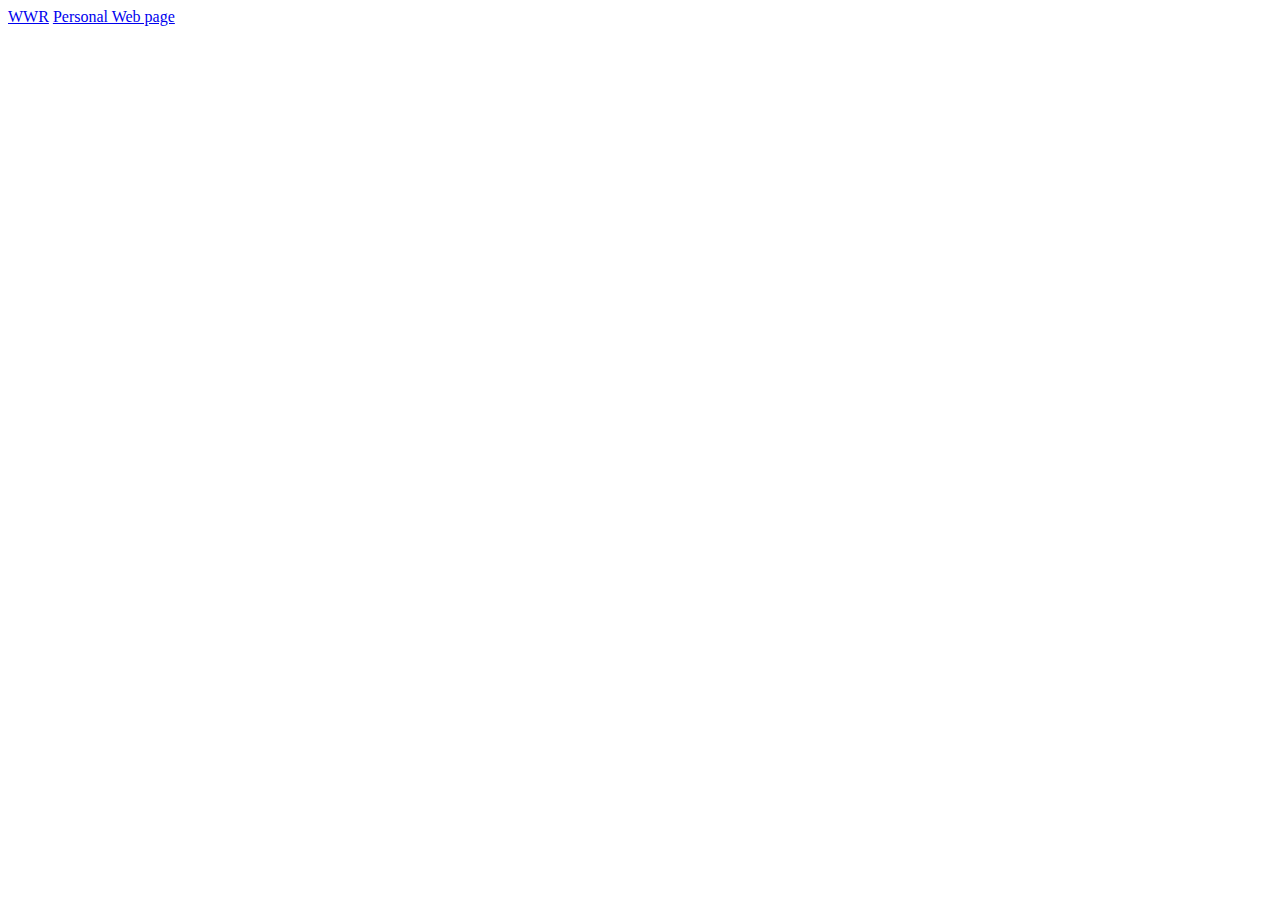
<file: index.html>
<!DOCTYPE html>
<html lang="en">
<head>
    <meta charset="UTF-8">
    <meta name="viewport" content="width=device-width, initial-scale=1.0">
    <title>Document</title>
</head>
<body>
    <nav>
        <a href="./wwr/index.html">WWR</a>
        <a href="./personalfolder/index.html">Personal Web page</a>
    </nav>
</body>
</html>
</file>
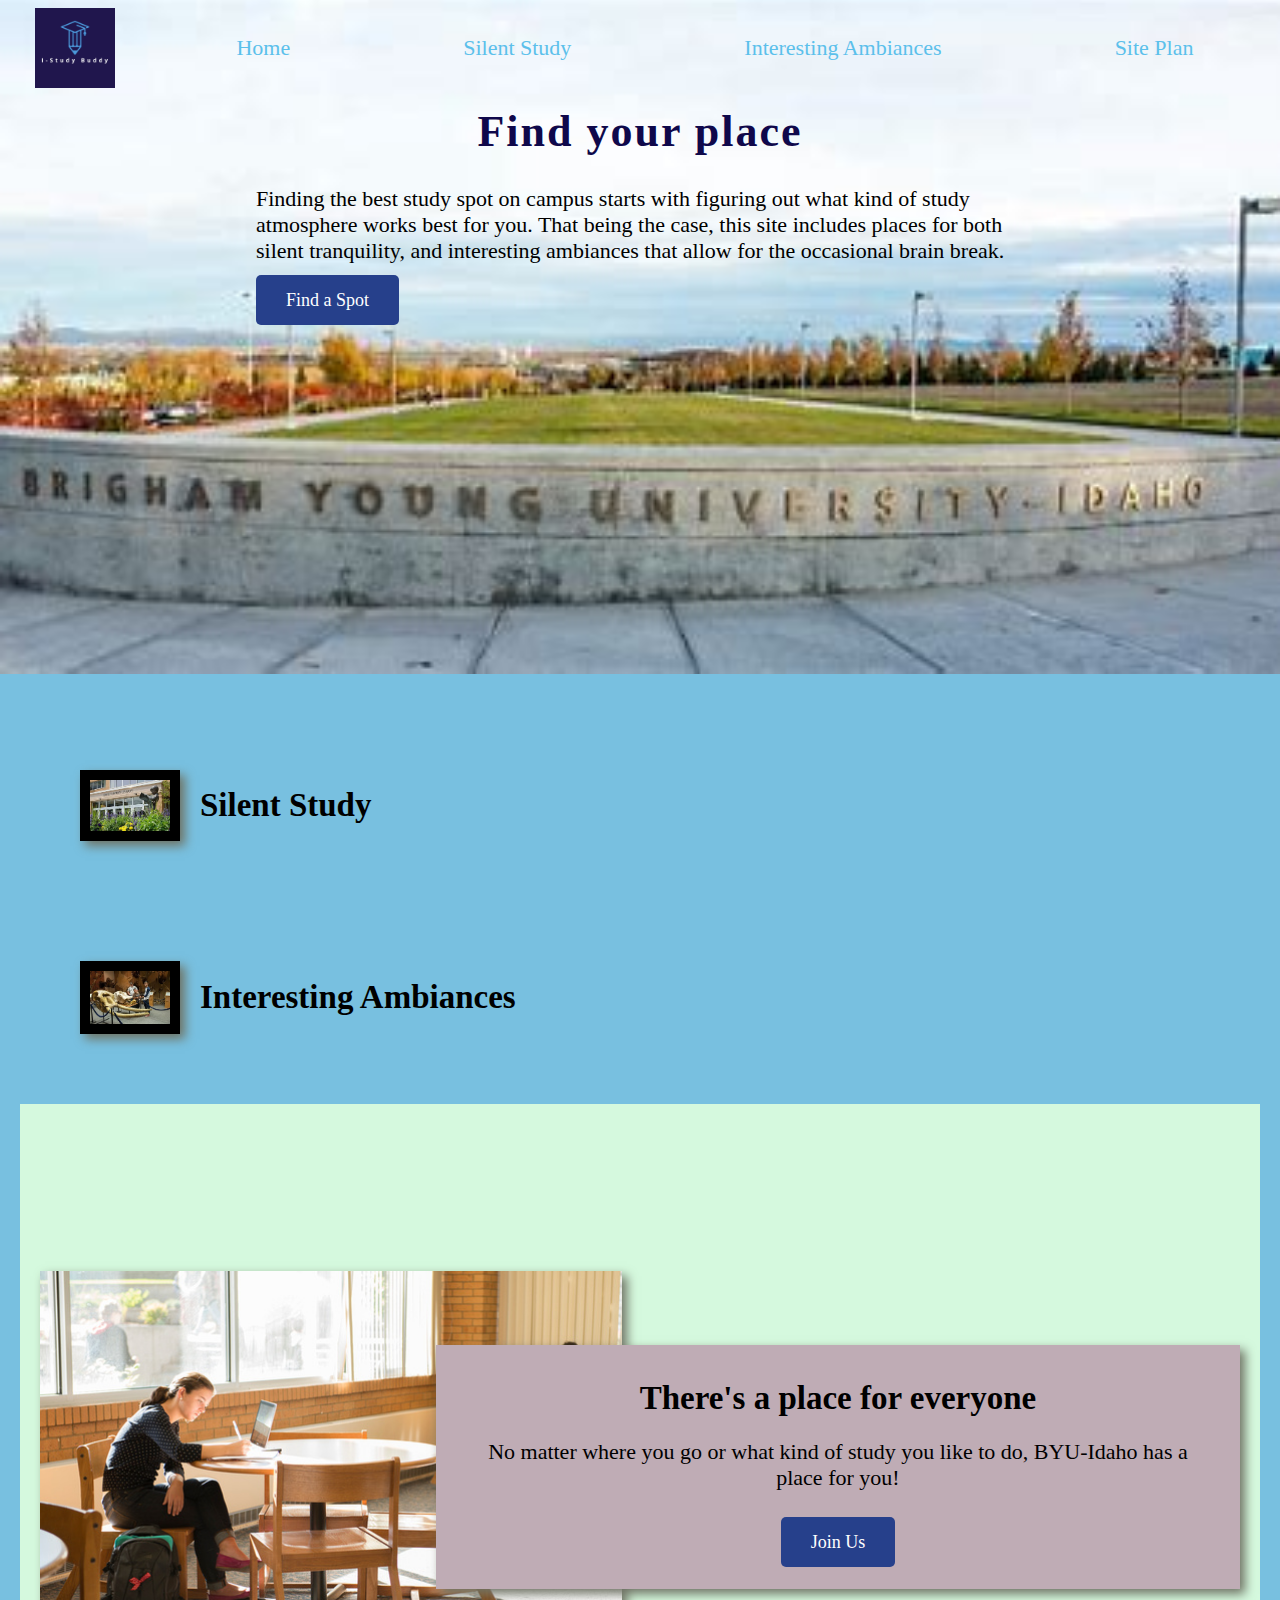
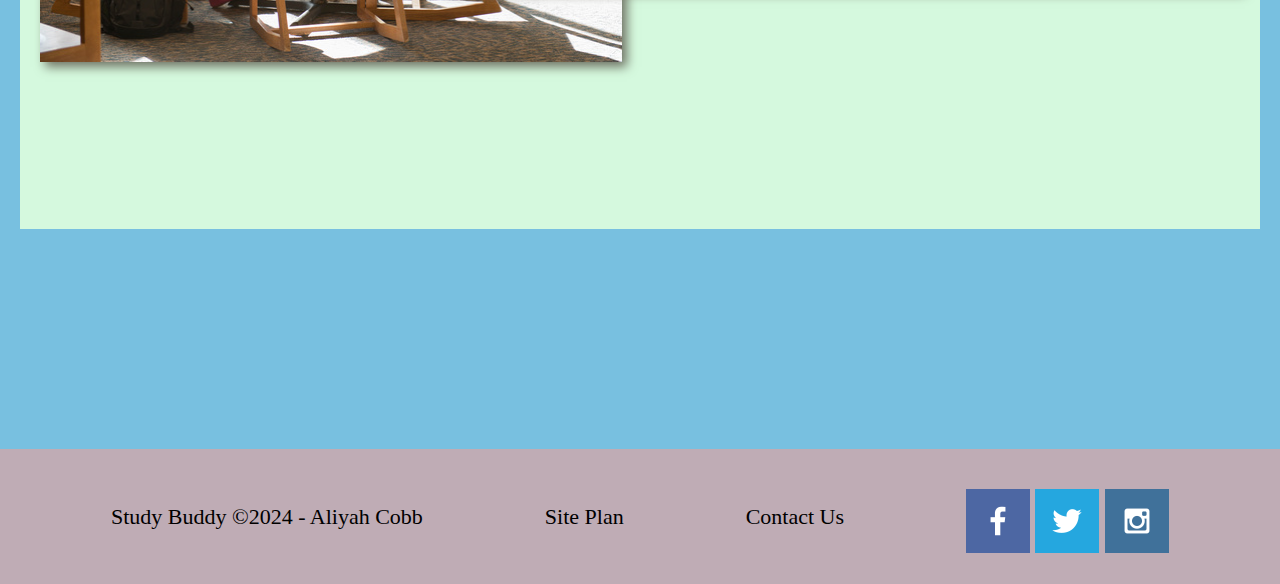
<file: personalfolder/index.html>
<!DOCTYPE html>
<html lang="en">
<head>
    <meta charset="UTF-8">
    <meta name="viewport" content="width=device-width, initial-scale=1.0">
    <title>BYU-Idaho Study Buddy | Aliyah Cobb | Home</title>
    <link rel="stylesheet" href="/personalfolder/byu.css">
    <style>
        html {
            scroll-behavior: smooth;
        }
    </style>
</head>
<body>
    <div id="content">
        <header id="width">
          <a id="logo_link" href="index.html">
            <img class="logo" src="/wwr/images/personallogo.png" alt="mylogo">
        </a>
        <nav>
            <a href="/personalfolder/index.html">Home</a>
            <a href="/personalfolder/silentstudy.html">Silent Study</a>
            <a href="/contactus.html">Interesting Ambiances</a>
            <a href="/personalfolder/byusieplan.html">Site Plan</a>
        </nav>
    </header>
    <div id="hero">
        <div id="hero-box">
            <img id="hero-img" src="/wwr/images/BYUspansign.jpg" alt="BYU-Idaho Sign">
    </div>
    <section id="hero-msg">
        <h1 class="home-title">Find your place</h1>
        <p>Finding the best study spot on campus starts with figuring out what kind of study atmosphere works best for you. That being the case, this site includes places for both silent tranquility, and interesting ambiances that allow for the occasional brain break.</p>
        <div class='button box'>
            <a class='book' href="#target-sections">Find a Spot</a>
        </div>
    </section>
    </div>
    <main class="home-grid" id="target-sections">
        <section class="silent-card">
            <img class="card-img" src="/wwr/images/library.jpg" alt="david o mckay library">
            <h2>Silent Study</h2>
        </section>
        <section class="ambiance-card">
            <img class="card-img" src="/wwr/images/Life science museum.jpg" alt="life science museum">
            <h2>Interesting Ambiances</h2>
        </section>
        <div id="background"></div>
        <img class="library" src="/wwr/images/library top floor.jpg" alt="girl in library">
        <section class="msg">
            <h2>There's a place for everyone</h2>
            <p>No matter where you go or what kind of study you like to do, BYU-Idaho has a place for you!</p>
            <a class='join' href="rivers.html">Join Us</a>
        </section>
    </main>
    <footer>
        <p>Study Buddy &copy;2024 - Aliyah Cobb</p>
        <p><a href="/personalfolder/byusieplan.html">Site Plan</a></p>
        <p><a href="contactus.html">Contact Us</a></p>
        <div class="social">
            <a href="https://facebook.com">
                <img src="/wwr/images/facebook.png" alt="facebook icon">
            </a>
            <a href="https://twitter.com">
                <img src="/wwr/images/twitter.png" alt=" Twitter icon">
            </a>
            <a href="https://instagram">
                <img src="/wwr/images/instagram.png" alt="Instagram Icon">
            </a>
        </div>
    </footer>
</div>
</body>
</html>
</file>
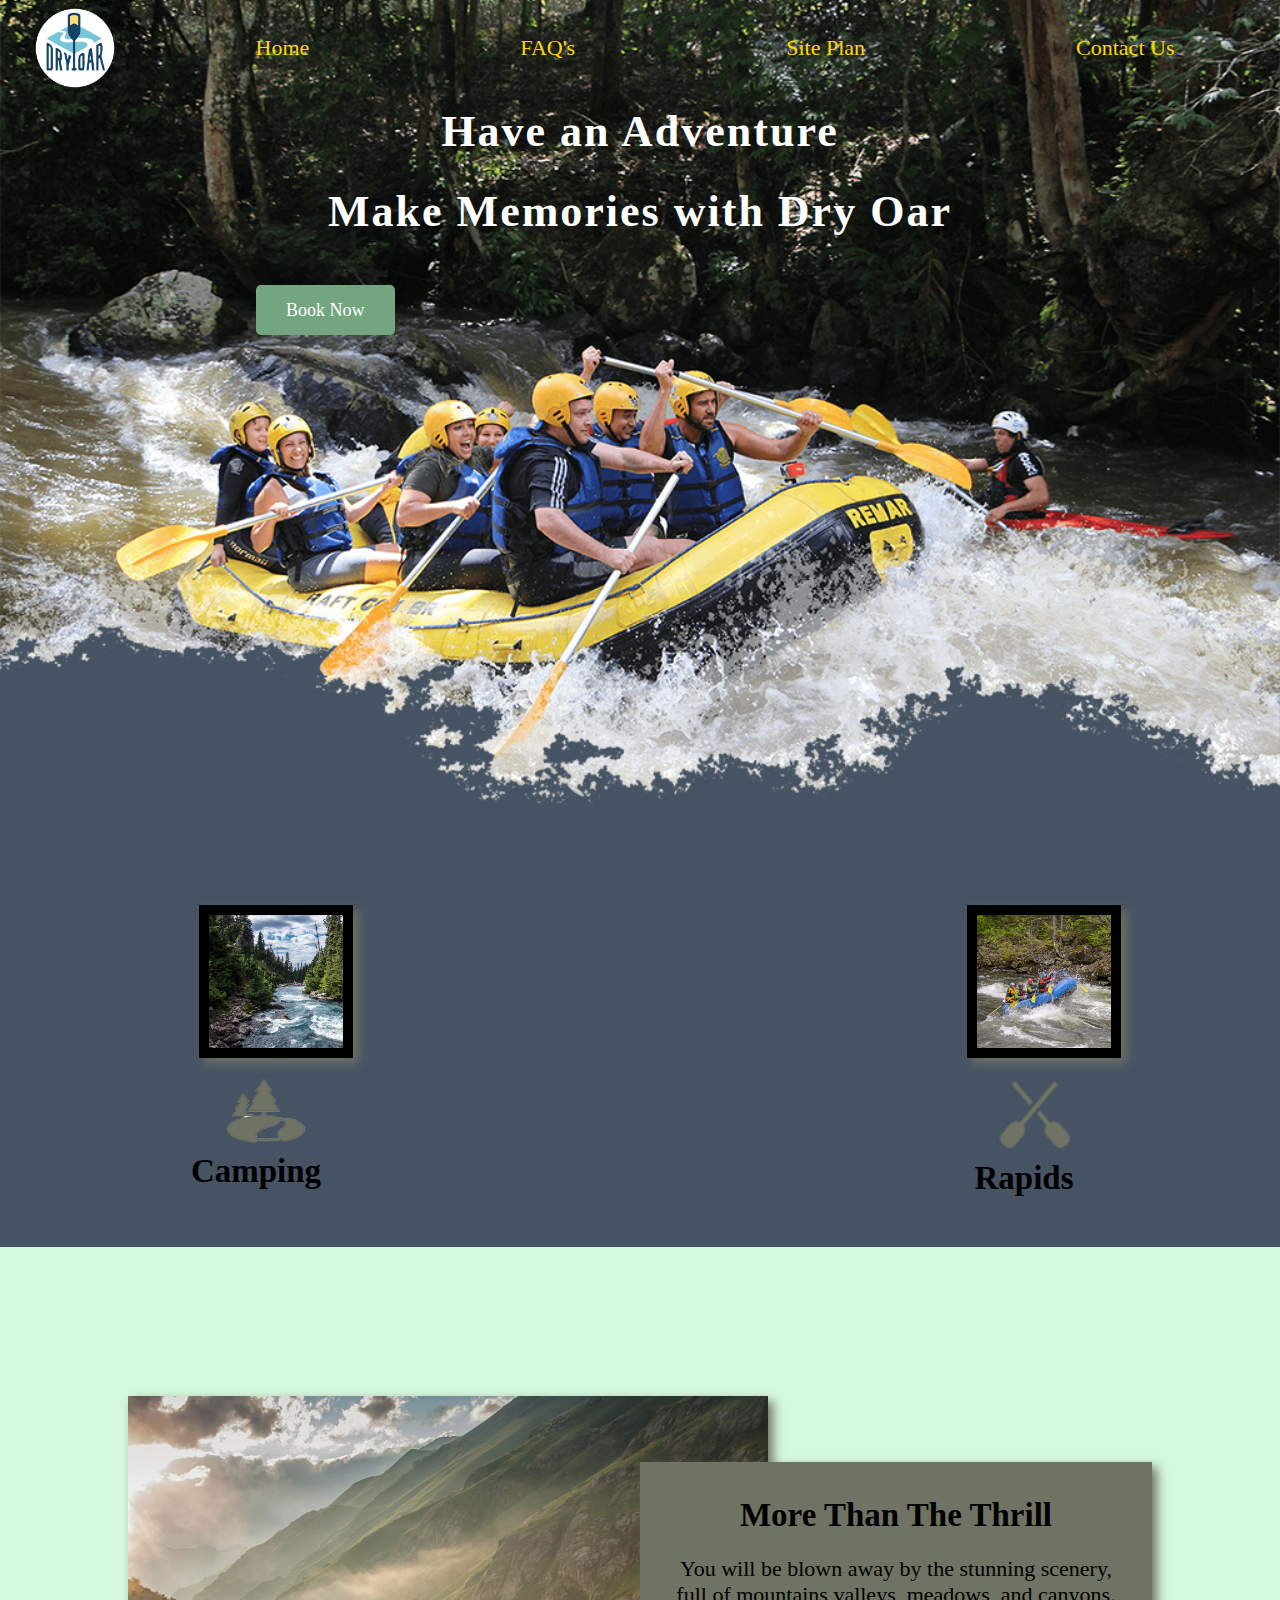
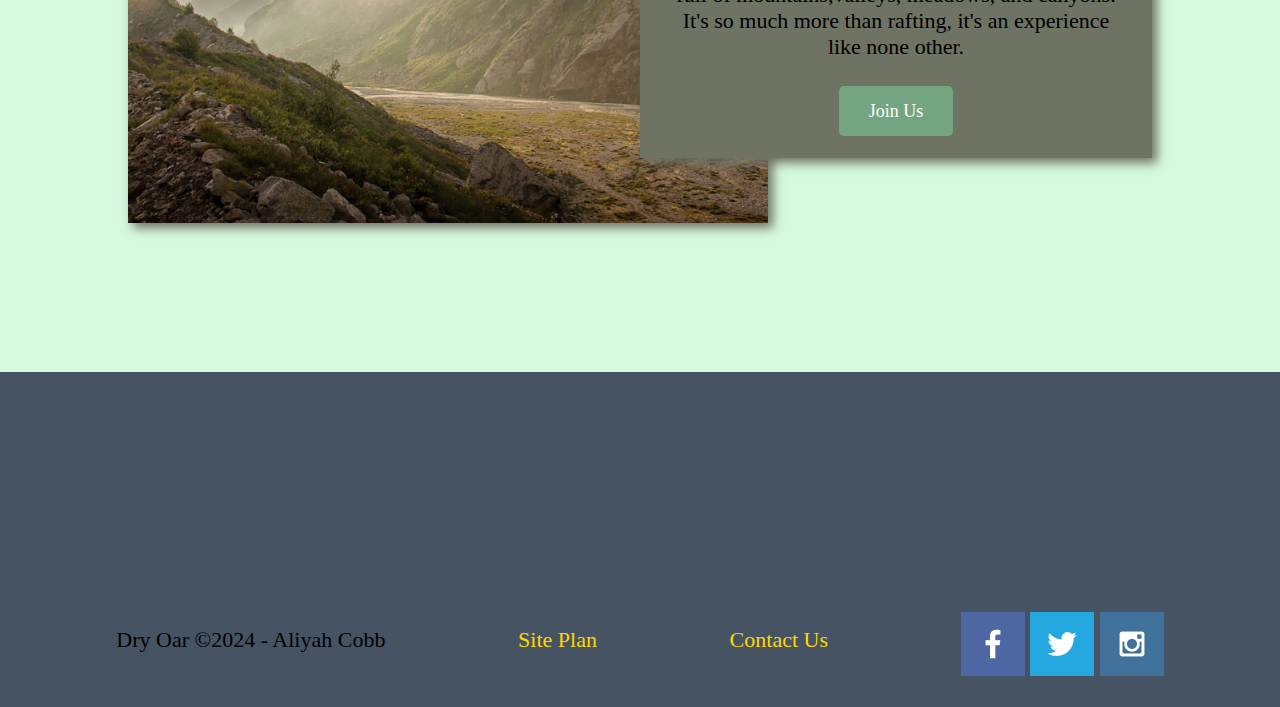
<file: wwr/index.html>
<!DOCTYPE html>
<html lang="en">
<head>
    <meta charset="UTF-8">
    <meta name="viewport" content="width=device-width, initial-scale=1.0">
    <title>White Water Rafting Vacations | Dry Oar Boating | Home</title>
    <link rel="stylesheet" href="./style/styles.css">
</head>
<body>
    <div id="content">
        <header id="width">
          <a id="logo_link" href="index.html">
            <img class="logo" src="./images/logo.png" alt="dryoarlogo">
        </a>
        <nav>
            <a href="index.html">Home</a>
            <a href="/wwr/FAQ.html">FAQ's</a>
            <a href="site-plan-rafting.html">Site Plan</a>
            <a href="/contactus.html">Contact Us</a>
        </nav>
    </header>
    <div id="hero">
        <div id="hero-box">
            <img id="hero-img" src="./images/hero.png" alt="people enjoying rafting">
    </div>
    <section id="hero-msg">
        <h1 class="home-title">Have an Adventure</h1>
        <h4>Make Memories with Dry Oar </h4>
        <div class='button box'>
            <a class='book' href="contactus.html">Book Now</a>
        </div>
    </section>
    </div>
    <main class="home-grid">
        <section class="rivers-card">
            <img class="card-img" src="./images/rivers.jpg" alt="river in the forest">
            <img class="icon" src="./images/river_icon.png" alt="fire icon">
            <h2>Camping</h2>
        </section>
        <section class="rapids-card">
            <img class="card-img" src="./images/rapids.jpg" alt="rafting boat">
            <img class="icon" src="./images/oars.png" alt="oars icon">
            <h2>Rapids</h2>
        </section>
        <div id="background"></div>
        <img class="mountains" src="./images/mountains.jpg" alt="Misty Mountains">
        <section class="msg">
            <h2>More Than The Thrill</h2>
            <p>You will be blown away by the stunning scenery, full of mountains,valleys, meadows, and canyons. It's so much more than rafting, it's an experience like none other. </p>
            <a class='join' href="rivers.html">Join Us</a>
        </section>
    </main>
    <footer>
        <p>Dry Oar &copy;2024 - Aliyah Cobb</p>
        <p><a href="site-plan-rafting.html">Site Plan</a></p>
        <p><a href="contactus.html">Contact Us</a></p>
        <div class="social">
            <a href="https://facebook.com">
                <img src="./images/facebook.png" alt="facebook icon">
            </a>
            <a href="https://twitter.com">
                <img src="./images/twitter.png" alt=" Twitter icon">
            </a>
            <a href="https://instagram">
                <img src="./images/instagram.png" alt="Instagram Icon">
            </a>
        </div>
    </footer>
</div>
</body>
</html>
</file>
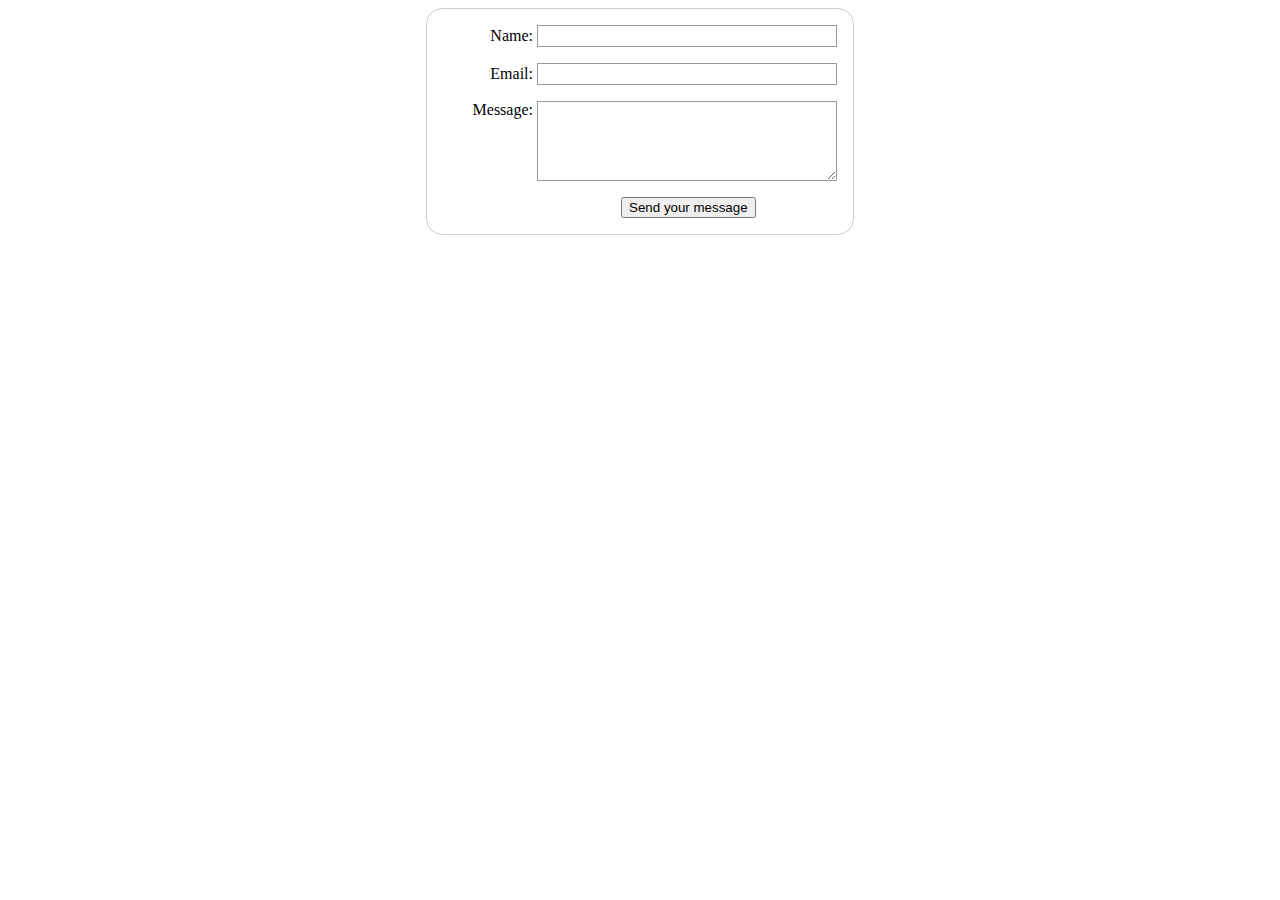
<file: contactus.html>
<style>
    body {
  /* Center the form on the page */
  text-align: center;
}


form {
  display: inline-block;
  /* Form outline */
  padding: 1em;
  border: 1px solid #ccc;
  border-radius: 1em;
}


ul {
  list-style: none;
  padding: 0;
  margin: 0;
}


form li + li {
  margin-top: 1em;
}


label {
  /* Uniform size & alignment */
  display: inline-block;
  min-width: 90px;
  text-align: right;
}


input,
textarea {
  /* To make sure that all text fields have the same font settings
     By default, textareas have a monospace font */
  font: 1em sans-serif;
  /* Uniform text field size */
  width: 300px;
  box-sizing: border-box;
  /* Match form field borders */
  border: 1px solid #999;
}


input:focus,
textarea:focus {
  /* Additional highlight for focused elements */
  border-color: #000;
}


textarea {
  /* Align multiline text fields with their labels */
  vertical-align: top;
  /* Provide space to type some text */
  height: 5em;
}


.button {
  /* Align buttons with the text fields */
  padding-left: 90px; /* same size as the label elements */
}


button {
  /* This extra margin represent roughly the same space as the space
     between the labels and their text fields */
  margin-left: 0.5em;
}
#feedback {
    background-color: antiquewhite;
    position: absolute;
    top: 0;
    left: 0;
    right: 0;
    padding: .5em;
    /* make this element invisible until we are ready for it */
    display: none;      
}
.moveDown {
    margin-top: 3em;
}
   </style>
  </head>
  <body>
    <div id="feedback"></div>
    <form action="/my-handling-form-page" method="post">
        <ul>
          <li>
            <label for="name">Name:</label>
            <input type="text" id="name" name="user_name" />
          </li>
          <li>
            <label for="mail">Email:</label>
            <input type="email" id="mail" name="user_email" />
          </li>
          <li>
            <label for="msg">Message:</label>
            <textarea id="msg" name="user_message"></textarea>
          </li>
          <li class="button">
            <button type="submit">Send your message</button>
          </li>
        </ul>
      </form>
      <script>
        // get the feedback div element so we can do something with it.
        const feedbackElement = document.getElementById('feedback');
        // get the form so we can read what was entered in it.
        const formElement = document.forms[0];
        // add a 'listener' to wait for a submission of our form. When that happens run the code below.
        formElement.addEventListener('submit', function(e) {
            // stop the form from doing the default action.
            e.preventDefault();
            // set the contents of our feedback element to a message letting the user know the form was submitted successfully. Notice that we pull the name that was entered in the form to personalize the message!
            feedbackElement.innerHTML = 'Hello '+ formElement.user_name.value +'! Thank you for your message. We will get back with you as soon as possible!';
            // make the feedback element visible.
            feedbackElement.style.display = "block";
            // add a class to move everything down so our message doesn't cover it.
            document.body.classList.toggle('moveDown');
        });
    </script>
  </body>
</html>
</file>
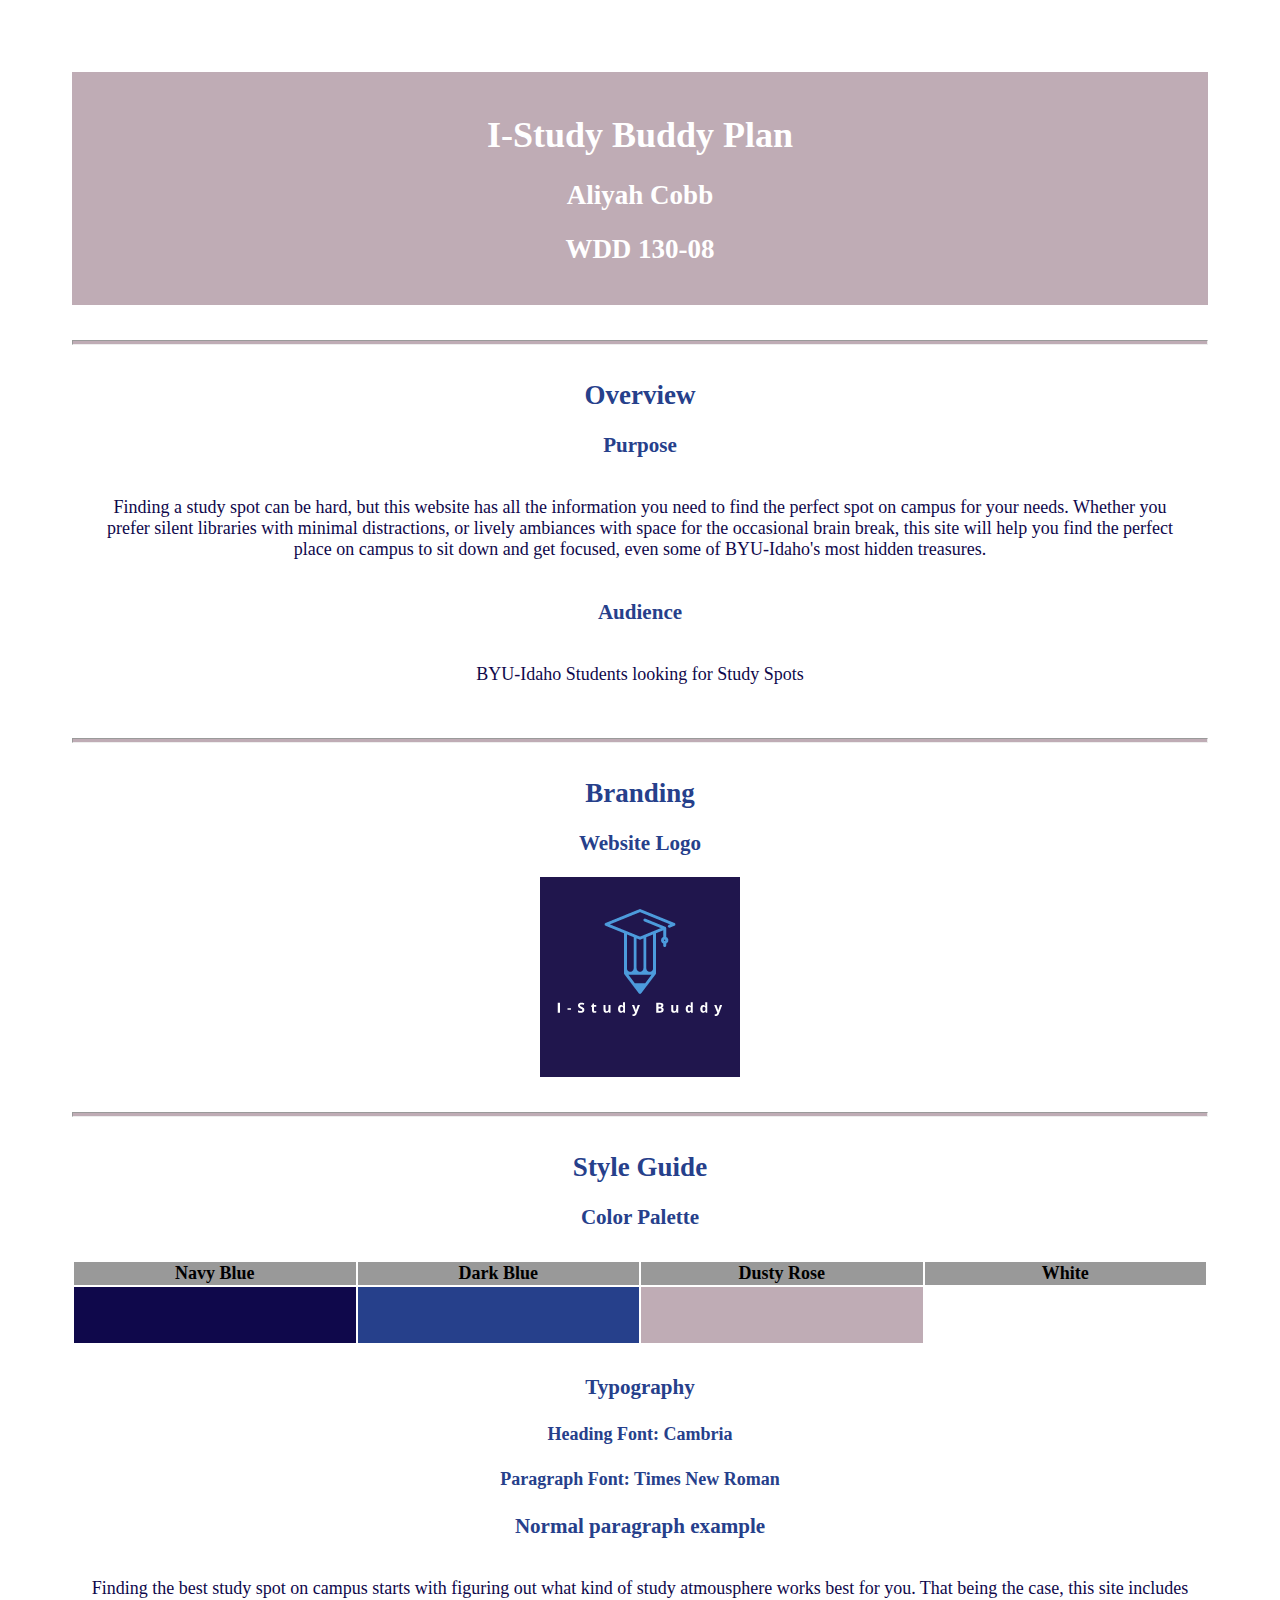
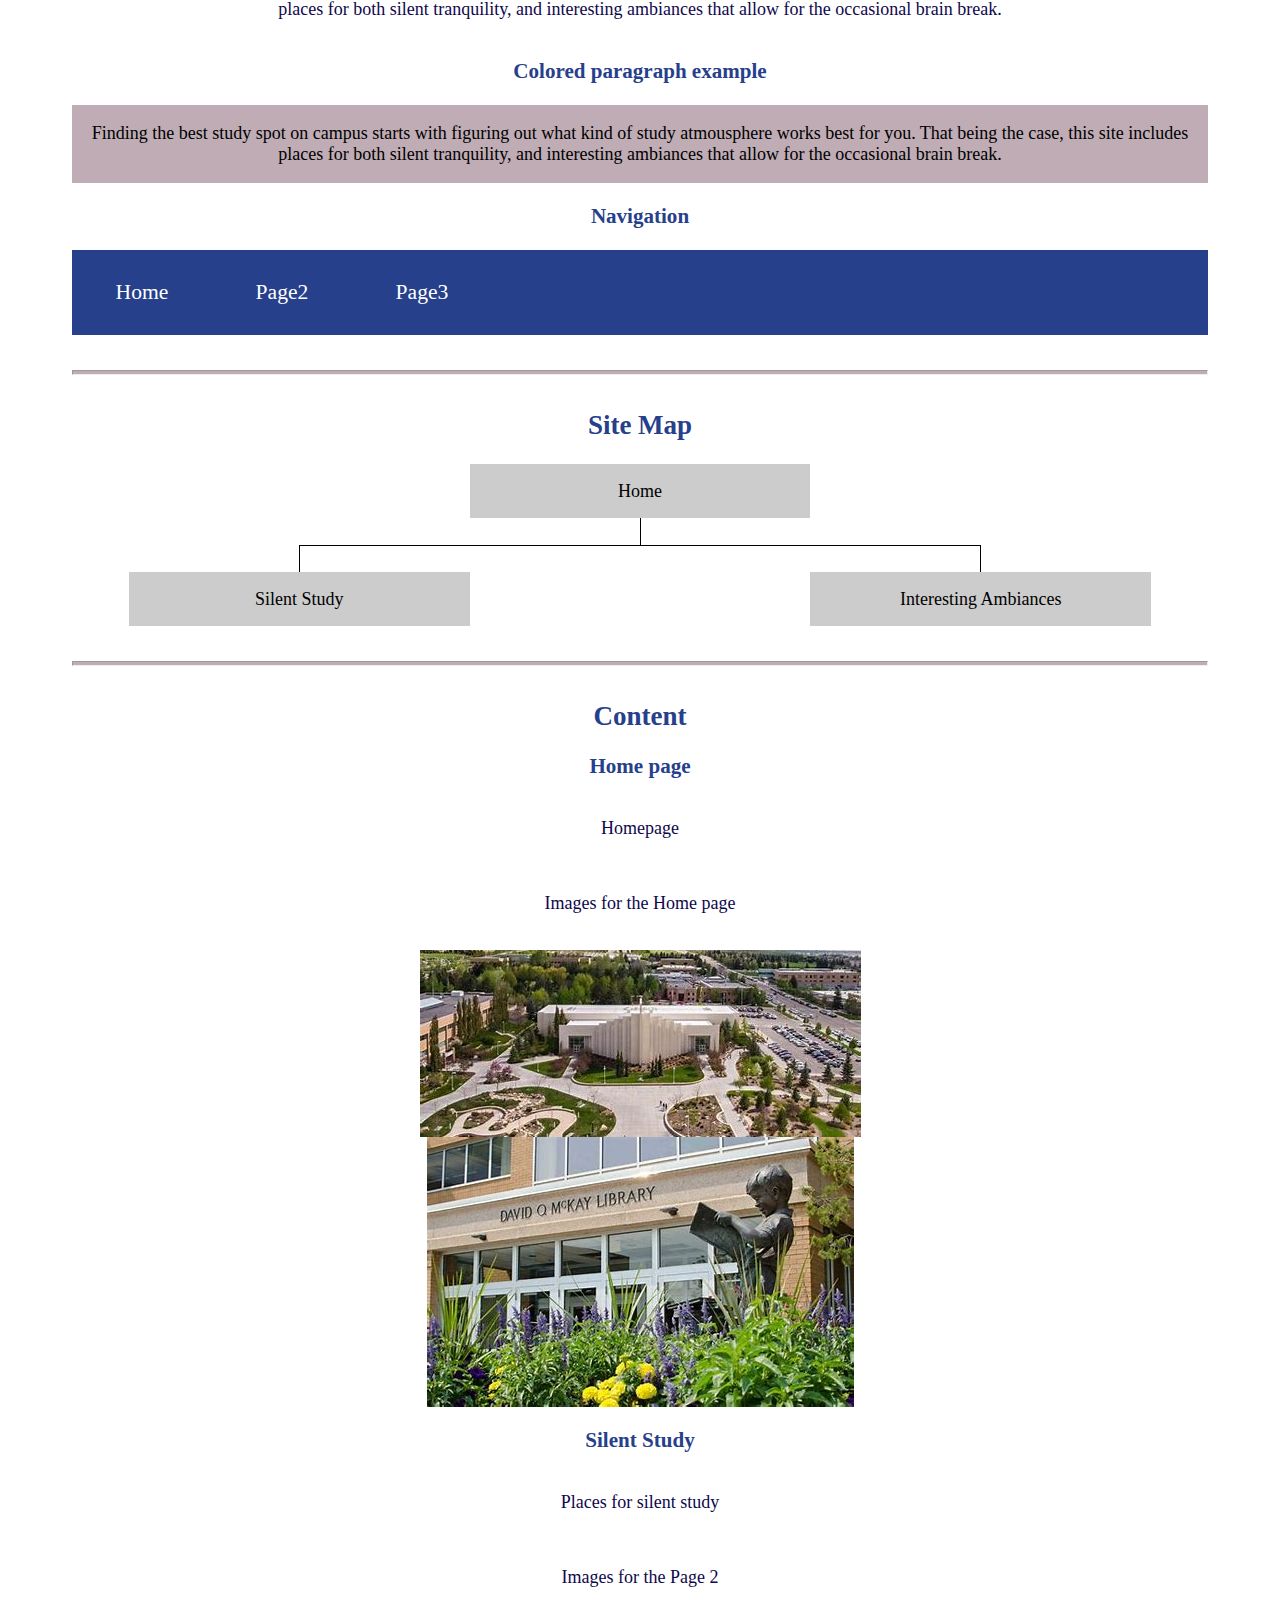
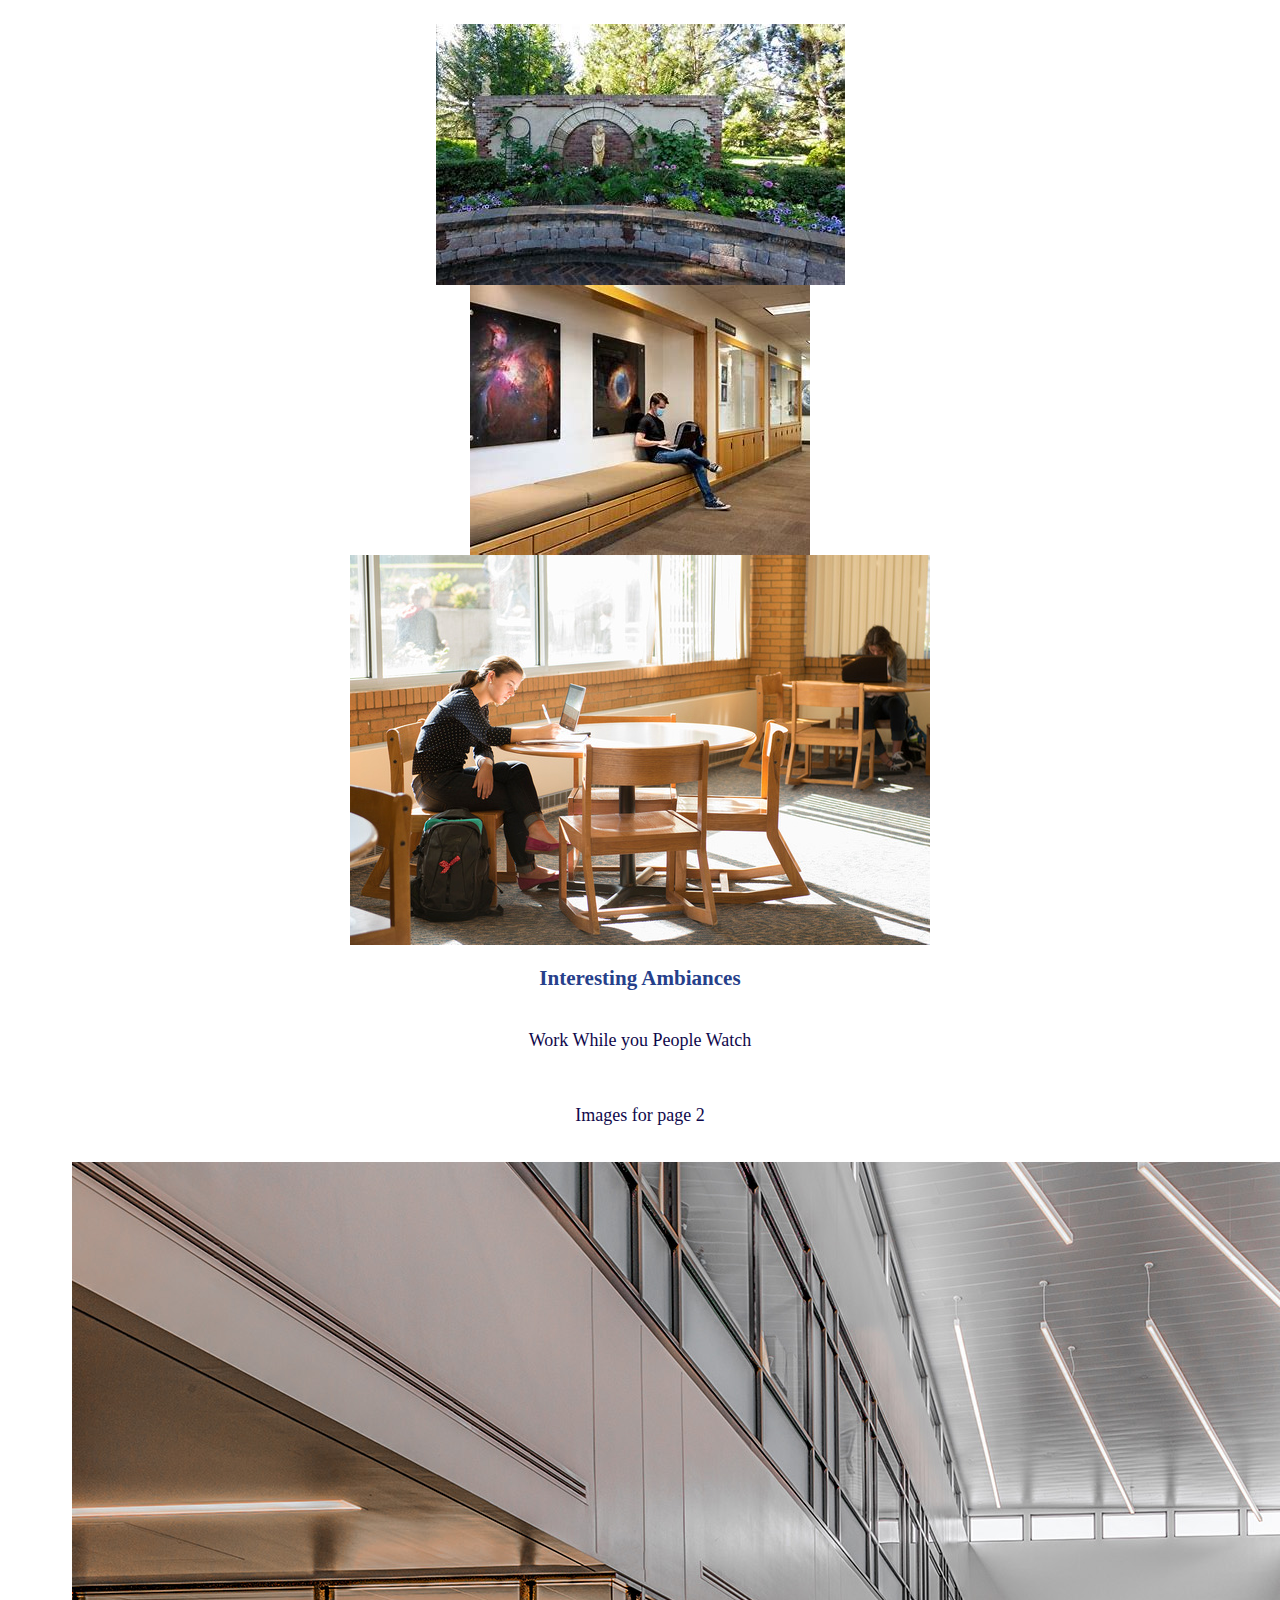
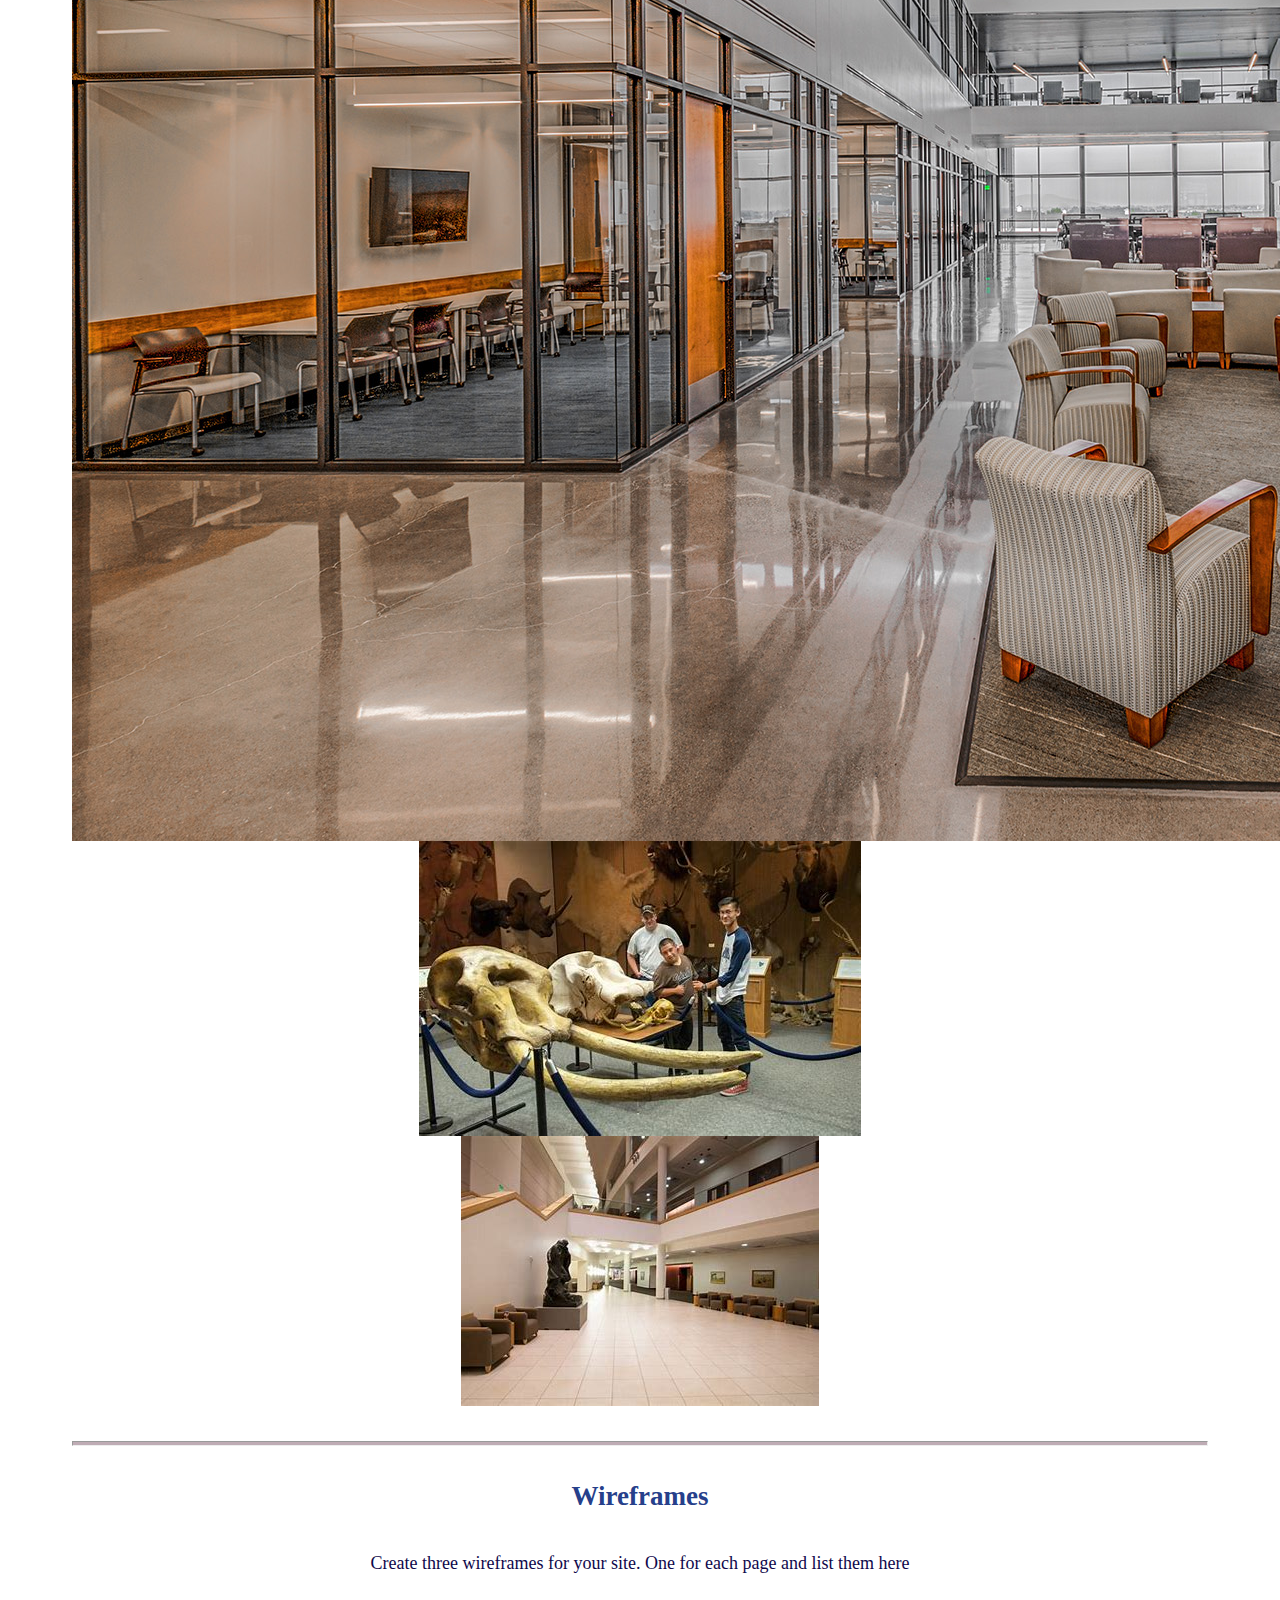
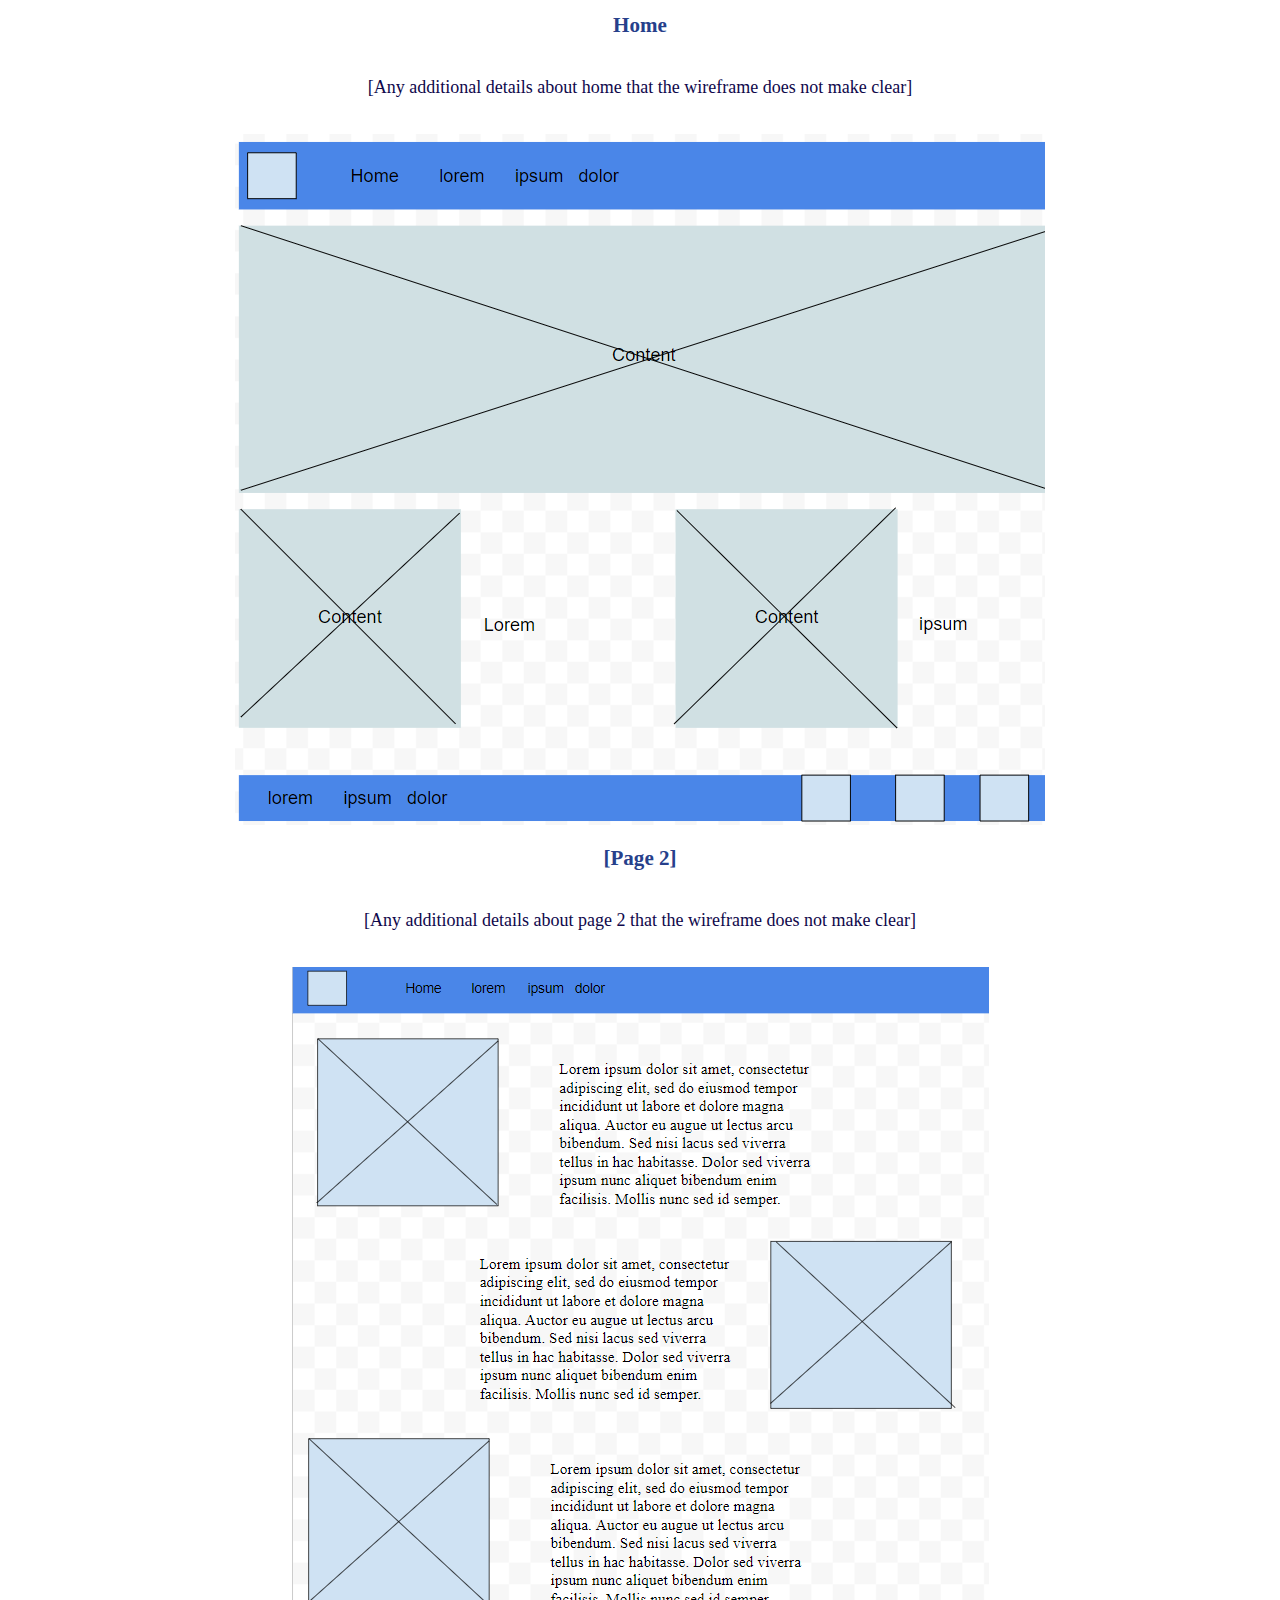
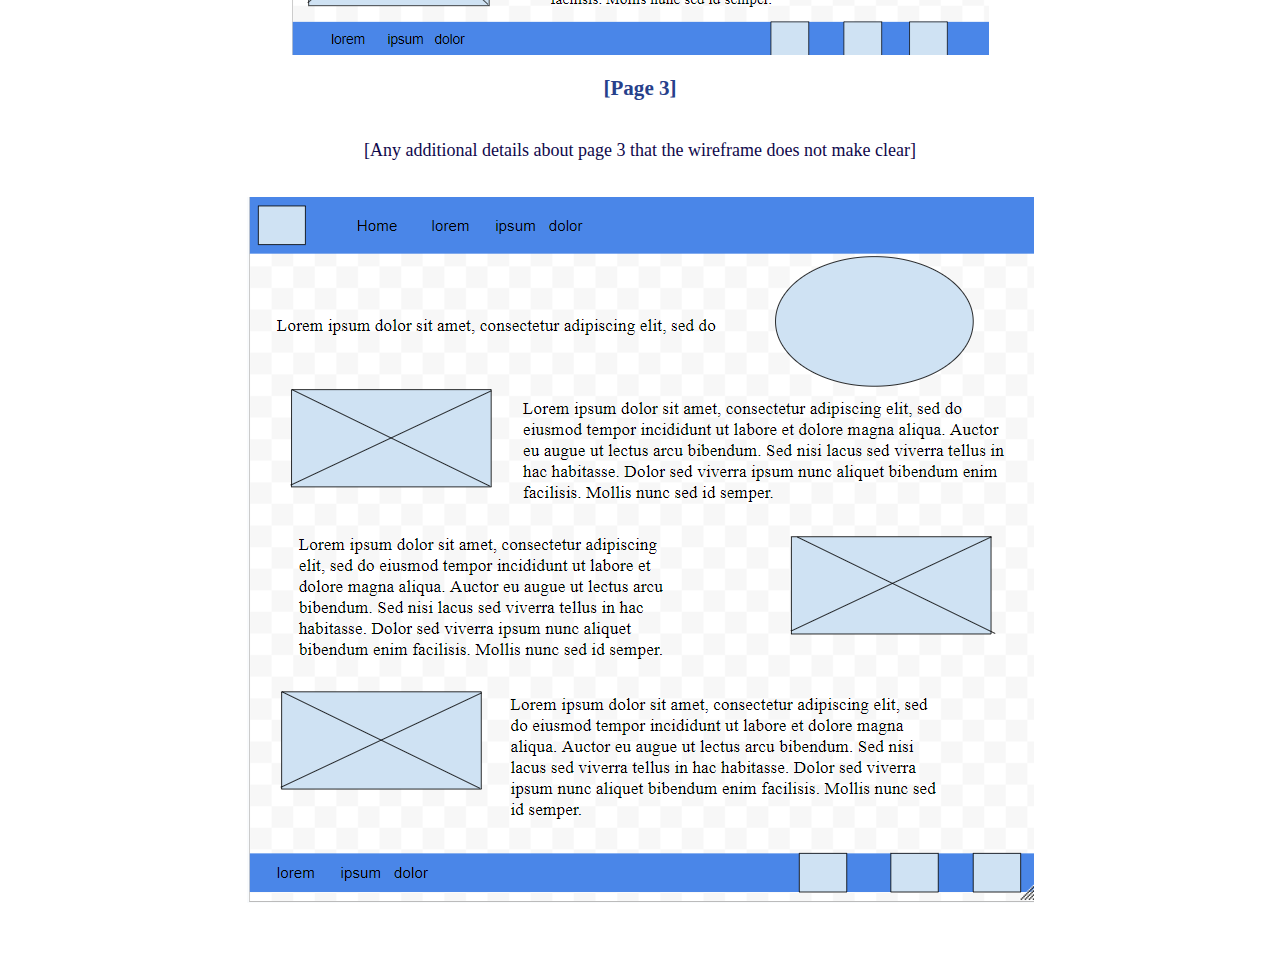
<file: personalfolder/byusieplan.html>
<!DOCTYPE html>
<html lang="en-us">
    
  <head>
    <meta charset="utf-8">
    <title>Site Plan</title>
    <link type="text/css" rel="stylesheet" href="/style/site-plan.css">
  </head>

  <body>
    <header>
      <h1>I-Study Buddy Plan</h1>
      <h2>Aliyah Cobb</h2>
      <h2>WDD 130-08</h2>
      <!-- In the header above, add the name or your site, your name and class number. For example if you are in section 3 you would put WDD 130.03 -->
    </header>
    <main>

      <!-- ------------------------Steps 2-3------------------------------ -->
      <hr>
      <h2>Overview</h2>
      <h3>Purpose</h3>
      <p>Finding a study spot can be hard, but this website has all the information you need to find the perfect spot on campus for your needs. Whether you prefer silent libraries with minimal distractions, or lively ambiances with space for the occasional brain break, this site will help you find the perfect place on campus to sit down and get focused, even some of BYU-Idaho's most hidden treasures.
    </p>  <!-- change this -->


      <h3>Audience</h3>
      <p>BYU-Idaho Students looking for Study Spots</p>  <!-- change this -->

      <hr>
      <h2>Branding</h2>
      <h3>Website Logo</h3>
      <!-- Replace this with some sort of logo for your site.  A logo can be as simple as the name of your site in a nice font :) -->
      <img src="/wwr/images/personallogo.png" alt="Logo image">
      <hr>
      <h2>
        Style Guide
      </h2>

      <!-- ------------------------Steps 4-8------------------------------ -->

      <h3>
        Color Palette
      </h3>
      <!--  The colors you choose for a website are one of the most important decisions you will make. Follow the instructions on the activity in iLearn. You should have at least 2 colors but do not have to fill in all 4 if you do not need them.  -->

      <table class="colors">
        <tr><th>Navy Blue</th><th>Dark Blue</th><th>Dusty Rose</th><th>White</th></tr>
        <!-- Switch to the site-plan.css file and change your colors there. -->
        <tr><td class="primary"></td><td class="secondary"></td><td class="accent1"></td><td class="accent2"></td></tr>
      </table>

      <!-- ------------------------Step 9------------------------------ -->

      <h3>
        Typography
      </h3>
      <!-- Choose a font for your paragraphs (body copy) and headlines. What font(s) have you chosen? Why did you choose what you did?  Make sure to review the list of web safe fonts at W3Schools.org as a starting point.  Think also about which of your colors above you might use for background and font colors. -->

      <h4>
        Heading Font: Cambria  <!-- change this -->
      </h4>
      <h4>
        Paragraph Font: Times New Roman  <!-- change this -->
      </h4>
      <h3>
        Normal paragraph example
      </h3>
      <p>
        Finding the best study spot on campus starts with figuring out what kind of study atmousphere works best for you. That being the case, this site includes places for both silent tranquility, and interesting ambiances that allow for the occasional brain break.
      </p>
      <h3>
        Colored paragraph example
      </h3>
      <p class="colored">
        Finding the best study spot on campus starts with figuring out what kind of study atmousphere works best for you. That being the case, this site includes places for both silent tranquility, and interesting ambiances that allow for the occasional brain break. 
      </p>

      <!-- ------------------------Step 10------------------------------ -->

      <h3>
        Navigation
      </h3>
      <!-- Think about how you want your navigation bar to look. In the site-plan.css file change the colors to your colors to get the look you desire. --> 
      <nav>
        <a href="#">Home</a>
        <a href="#">Page2</a>
        <a href="#">Page3</a>
      </nav>
      <hr>
      <h2>
        Site Map
      </h2>
      <div class="sitemap">
        <div class="sm-home">
          Home
        </div>
        <div class="sm-page2">
          Silent Study <!-- change this -->
        </div>
        <div class="sm-page3">
          Interesting Ambiances  <!-- change this -->
        </div>

        <div class="top">
          &nbsp;
        </div>
        <div class="left">
          &nbsp;
        </div>
        <div class="right">
          &nbsp;
        </div>

      </div>

      <!-- --------Content Section -------------- -->
      <hr>
      <h2>
        Content
      </h2>
      <h3>Home page</h3>
      <p>
        Homepage 
      </p>
      <p>Images for the Home page</p>
        <img src="/wwr/images/personal hero image.jpg" alt="image for homepage">
        <img src="/wwr/images/library.jpg" alt="David o McKay Library">

      </ul>
      <h3>Silent Study</h3>
      <p>
        Places for silent study 
      </p>
      <p>Images for the Page 2</p>
        <img src="/wwr/images/garden.jpg" alt="image for page3">
        <img src="/wwr/images/Romney.jpg" alt="Romney Images">
        <img src="/wwr/images/library top floor.jpg" alt="Library Top floor">

      </ul>
      <h3>Interesting Ambiances</h3>
      <p>
        Work While you People Watch
      </p>
      <p>Images for page 2</p>
        <img src="/wwr/images/STC study.jpg" alt="image for page">
        <img src="/wwr/images/Life science museum.jpg" alt="">
        <img src="/wwr/images/Icenter.jpg" alt="">

      </ul>
      <hr>
      <h2>
        Wireframes
      </h2>
      <p>
        Create three wireframes for your site. One for each page and list them here</p>

      <h3>Home</h3>
      <p>         
        [Any additional details about home that the wireframe does not make clear]
      </p>
      <img src="/wwr/images/Homepage Wireframe (2).png" alt="home page wireframe">

      <h3>[Page 2]</h3>
      <p>         
        [Any additional details about page 2 that the wireframe does not make clear]
      </p>
      <img src="/wwr/images/Page 2 Wireframe.png" alt="page 2 wireframe">

      <h3>[Page 3]</h3>
      <p>         
        [Any additional details about page 3 that the wireframe does not make clear]
      </p>
      <img src="/wwr/images/Page 3 Wireframe.png" alt="page 3 wireframe">
    </main>
  </body>

</html>
</file>
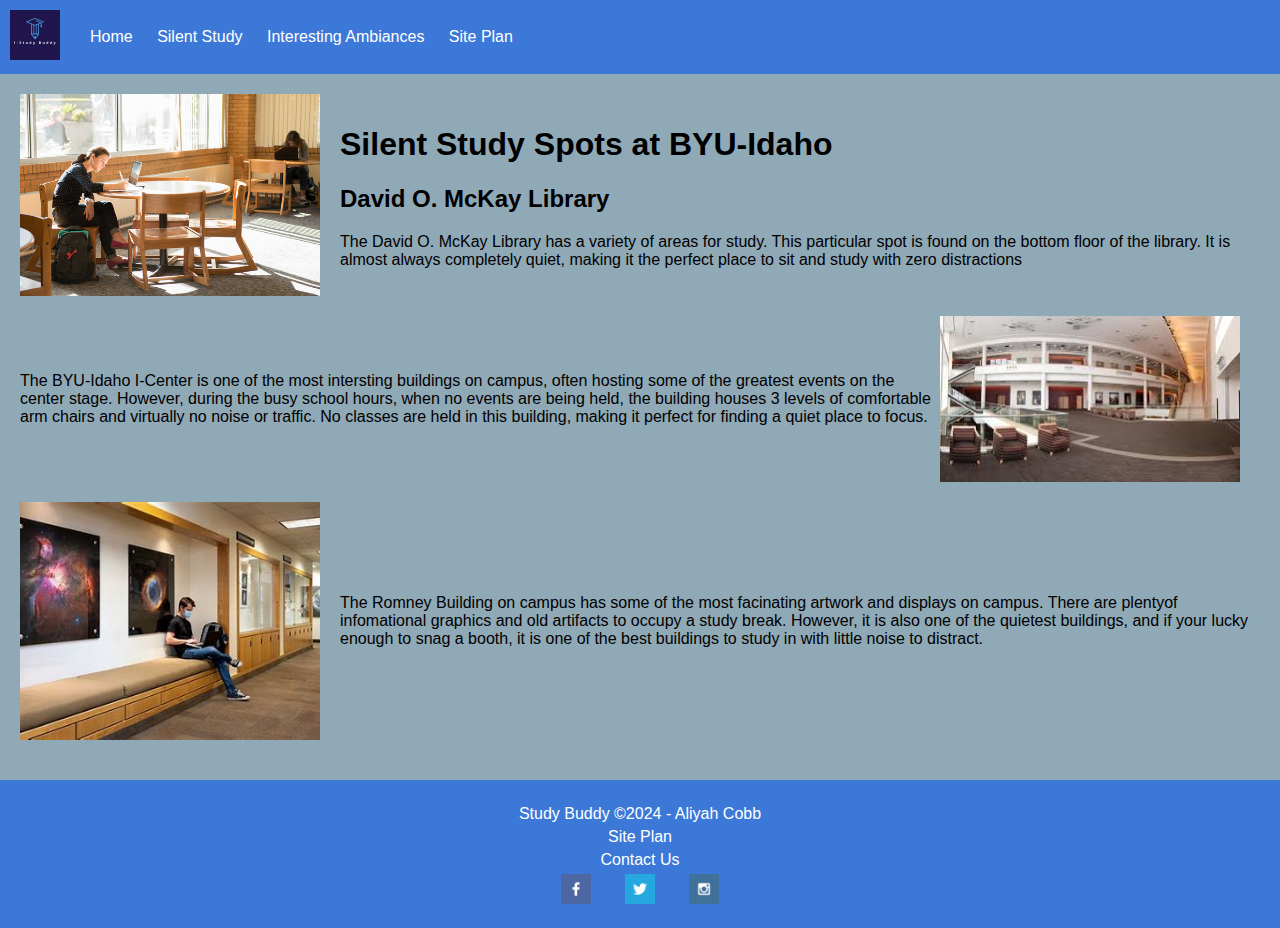
<file: personalfolder/silentstudy.html>
<!DOCTYPE html>
<html lang="en">
<head>
    <meta charset="UTF-8">
    <meta name="viewport" content="width=device-width, initial-scale=1.0">
    <title>BYU-Idaho Study Buddy | Silent Study| Aliyah Cobb</title>
    <!-- <link rel="stylesheet" href="/personalfolder/byu.css"> -->
    <style>
        body {
            font-family: Arial, sans-serif;
            margin: 0;
            padding: 0;
            box-sizing: border-box;
            background-color: #90A9B7;
        }
        .header, .footer {
            background-color: #3c78d8;
            color:white;
            padding: 10px;
        }
        .header {
            display: flex;
            align-items: center;
        }
        .logo {
            width: 50px;
            height: 50px;
            background-color: gray;
            margin-right: 20px;
        }
         .nav a {
            color: white;
            margin: 0 10px;
            text-decoration: none;
        } 

        

        
        .container {
            display: flex;
            flex-wrap: wrap;
            padding: 20px;
        }
        .box {
            display: flex;
            align-items: center;
            margin-bottom: 20px;
        }
        .box img {
            width: 300px;
            height: auto;
            background-color: lightgray;
            margin-right: 20px;
            object-fit: cover;
        }
        .box .text {
            width: calc(100% - 240px); /* Adjusted to account for larger images */
        }
        .footer .nav {
            display: flex;
            justify-content: center;
        }
        .footer .nav a {
            margin: 0 10px;
        }
        footer {
            background-color: #3c78d8;
            color: white;
            text-align: center;
            padding: 20px 0;
        }
        footer p {
            margin: 5px 0;
        }
        footer a {
            color: white;
            text-decoration: none;
            margin: 0 10px;
        }
        .social a img {
            width: 30px;
            height: 30px;
            margin: 0 5px;
        }
    </style>
</head>
<body>
    <div class="header">
        <a id="logo_link" href="index.html">
            <img class="logo" src="/wwr/images/personallogo.png" alt="mylogo">
        </a>
        <nav class="nav">
            <a href="/personalfolder/index.html">Home</a>
            <a href="/personalfolder/silentstudy.html">Silent Study</a>
            <a href="/contactus.html">Interesting Ambiances</a>
            <a href="/personalfolder/byusieplan.html">Site Plan</a>
        </nav>
    </div>

    <div class="container">
        <section class="box">
            <img src="/wwr/images/library top floor.jpg" alt="girl studying in library">
            <div class="text">
                <h1 class="silent 1">Silent Study Spots at BYU-Idaho</h1>
                <h2>David O. McKay Library</h2>
                <p>The David O. McKay Library has a variety of areas for study. This particular spot is found on the bottom floor of the library. It is almost always completely quiet, making it the perfect place to sit and study with zero distractions</p>
            </div>
        </section>
        <section class="box">
            <div class="text">
                <p>The BYU-Idaho I-Center is one of the most intersting buildings on campus, often hosting some of the greatest events on the center stage. However, during the busy school hours, when no events are being held, the building houses 3 levels of comfortable arm chairs and virtually no noise or traffic. No classes are held in this building, making it perfect for finding a quiet place to focus.</p>
            </div>
            <img src="/wwr/images/Icenterlevels.jpg" alt="Icenter">
        </section>
        <section class="box">
            <img src="/wwr/images/Romney.jpg" alt="Romney">
            <div class="text">
                <p>The Romney Building on campus has some of the most facinating artwork and displays on campus. There are plentyof infomational graphics and old artifacts to occupy a study break. However, it is also one of the quietest buildings, and if your lucky enough to snag a booth, it is one of the best buildings to study in with little noise to distract.</p>
            </div>
        </section>
    </div>

    <footer>
        <p>Study Buddy &copy;2024 - Aliyah Cobb</p>
        <p><a href="/personalfolder/byusieplan.html">Site Plan</a></p>
        <p><a href="contactus.html">Contact Us</a></p>
        <div class="social">
            <a href="https://facebook.com">
                <img src="/wwr/images/facebook.png" alt="facebook icon">
            </a>
            <a href="https://twitter.com">
                <img src="/wwr/images/twitter.png" alt="Twitter icon">
            </a>
            <a href="https://instagram.com">
                <img src="/wwr/images/instagram.png" alt="Instagram Icon">
            </a>
        </div>
    </footer>
</body>
</html>
</file>
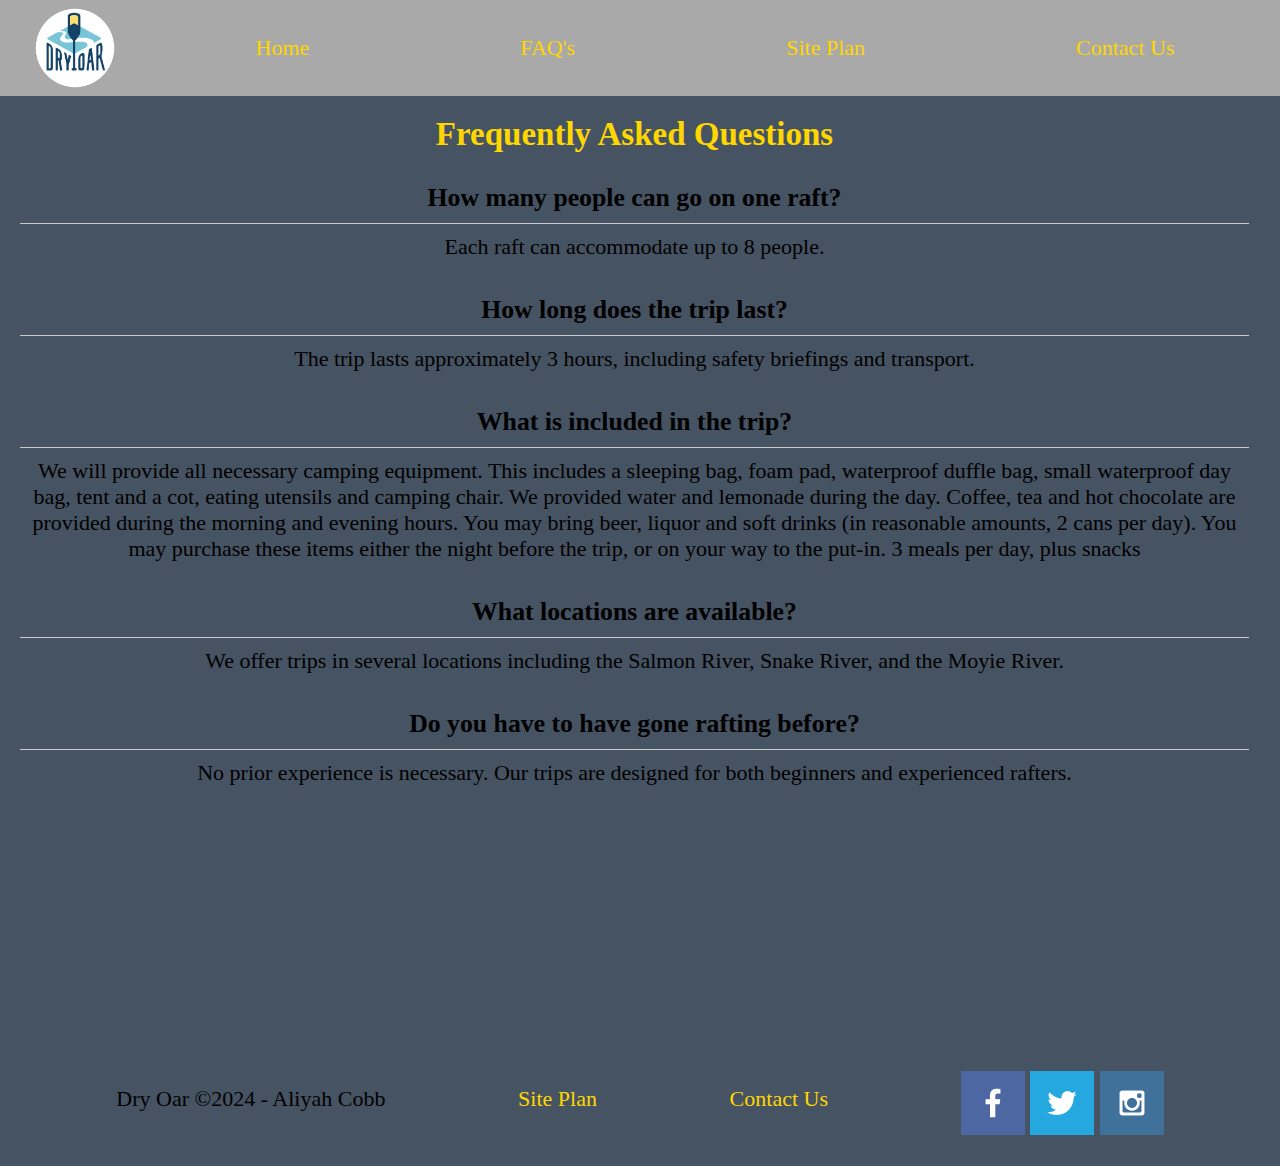
<file: wwr/FAQ.html>
<!DOCTYPE html>
<html lang="en">
<head>
    <meta charset="UTF-8">
    <meta name="viewport" content="width=device-width, initial-scale=1.0">
    <title>Rivers</title>
    <link rel="stylesheet" href="./style/styles.css">
</head>
<body>
    <div id="content">
        <header id="width">
            <a id="logo_link" href="index.html">
                <img class="logo" src="./images/logo.png" alt="dryoarlogo">
            </a>
            <nav>
                <a href="index.html">Home</a>
                <a href="/wwr/FAQ.html">FAQ's</a>
                <a href="site-plan-rafting.html">Site Plan</a>
                <a href="contactus.html">Contact Us</a>
            </nav>
        </header>
        <main class="home-grid">
            <section class="faq">
                <h2>Frequently Asked Questions</h2>
                <div class="faq-item">
                    <h3>How many people can go on one raft?</h3>
                    <p>Each raft can accommodate up to 8 people.</p>
                </div>
                <div class="faq-item">
                    <h3>How long does the trip last?</h3>
                    <p>The trip lasts approximately 3 hours, including safety briefings and transport.</p>
                </div>
                <div class="faq-item">
                    <h3>What is included in the trip?</h3>
                    <p>We will provide all necessary camping equipment. This includes a sleeping bag, foam pad, waterproof duffle bag, small waterproof day bag, tent and a cot, eating utensils and camping chair.
                        We provided water and lemonade during the day. Coffee, tea and hot chocolate are provided during the morning and evening hours. You may bring beer, liquor and soft drinks (in reasonable amounts, 2 cans per day). You may purchase these items either the night before the trip, or on your way to the put-in. 3 meals per day, plus snacks</p>
                </div>
                <div class="faq-item">
                    <h3>What locations are available?</h3>
                    <p>We offer trips in several locations including the Salmon River, Snake River, and the Moyie River.</p>
                </div>
                <div class="faq-item">
                    <h3>Do you have to have gone rafting before?</h3>
                    <p>No prior experience is necessary. Our trips are designed for both beginners and experienced rafters.</p>
                </div>
            </section>
        </main>
        <footer>
            <p>Dry Oar &copy;2024 - Aliyah Cobb</p>
            <p><a href="site-plan-rafting.html">Site Plan</a></p>
            <p><a href="contactus.html">Contact Us</a></p>
            <div class="social">
                <a href="https://facebook.com">
                    <img src="./images/facebook.png" alt="facebook icon">
                </a>
                <a href="https://twitter.com">
                    <img src="./images/twitter.png" alt=" Twitter icon">
                </a>
                <a href="https://instagram">
                    <img src="./images/instagram.png" alt="Instagram Icon">
                </a>
            </div>
        </footer>
    </div>
</body>
</html>
</file>
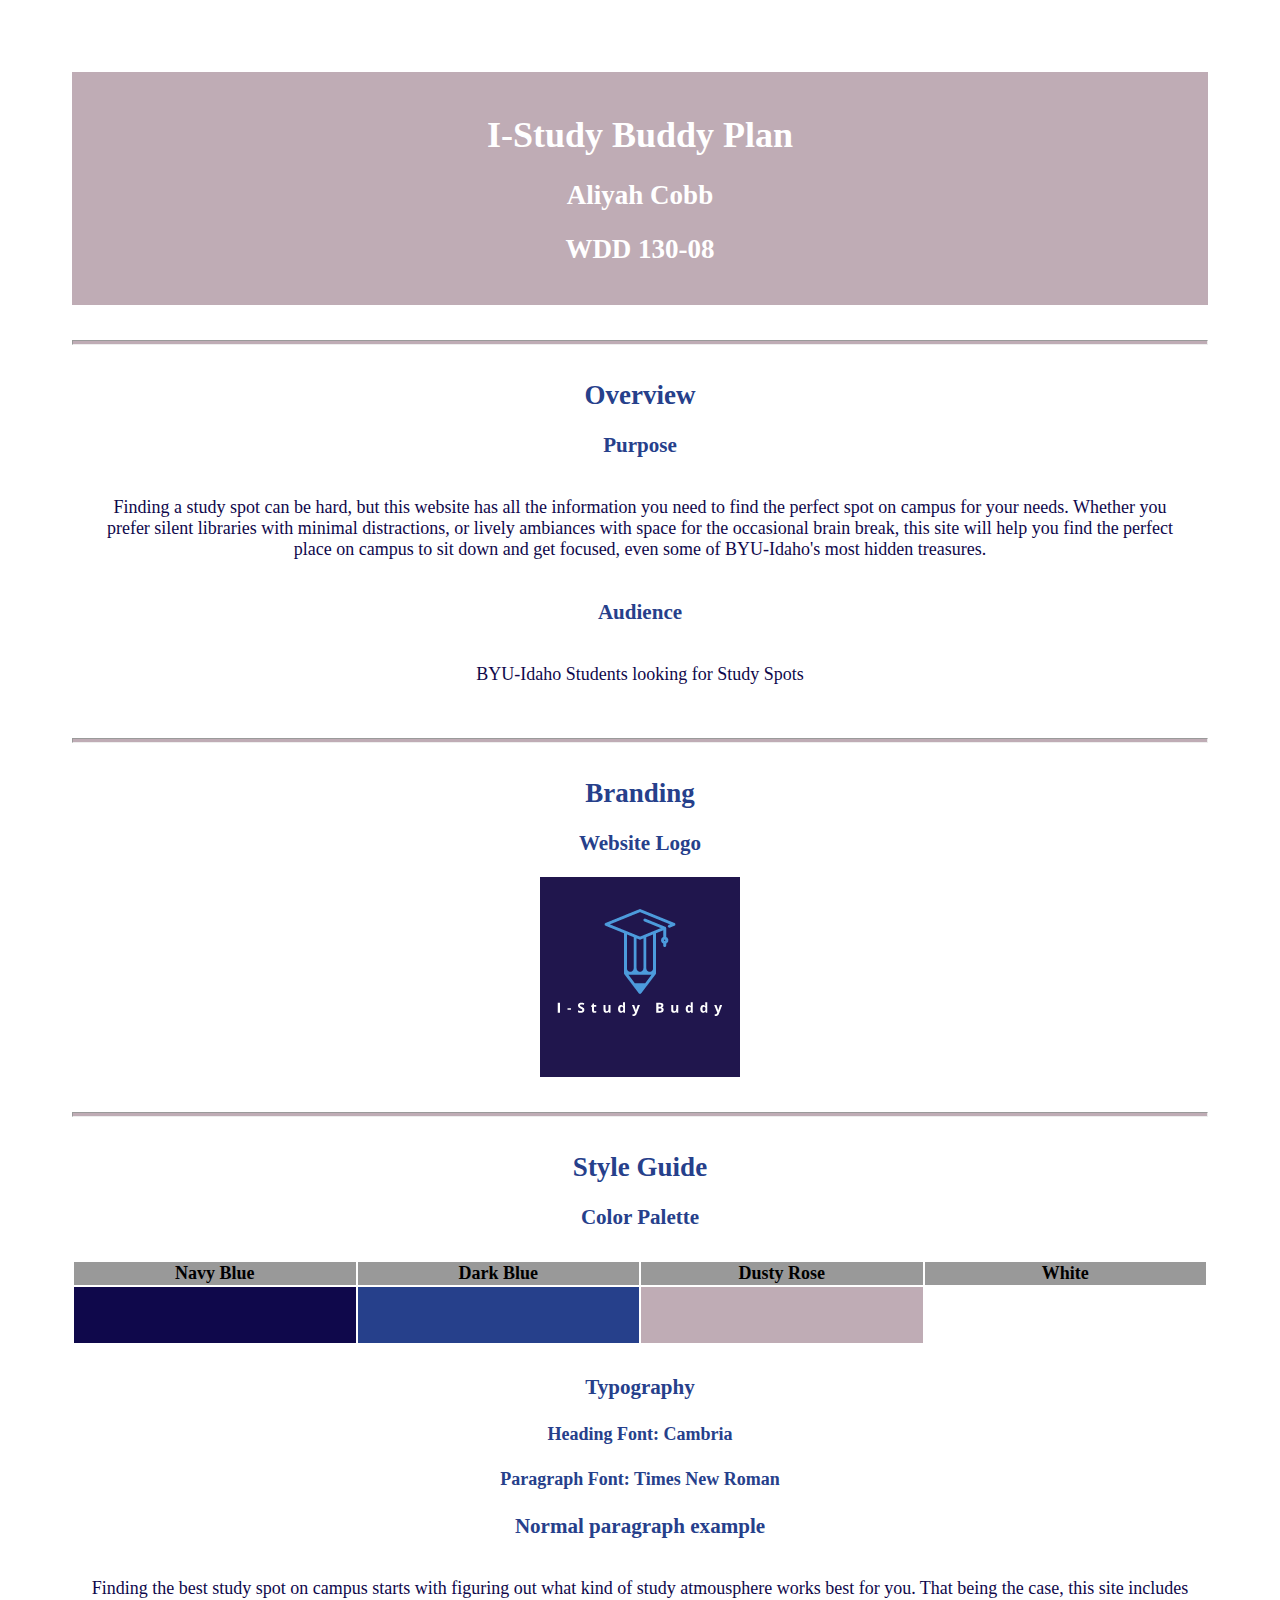
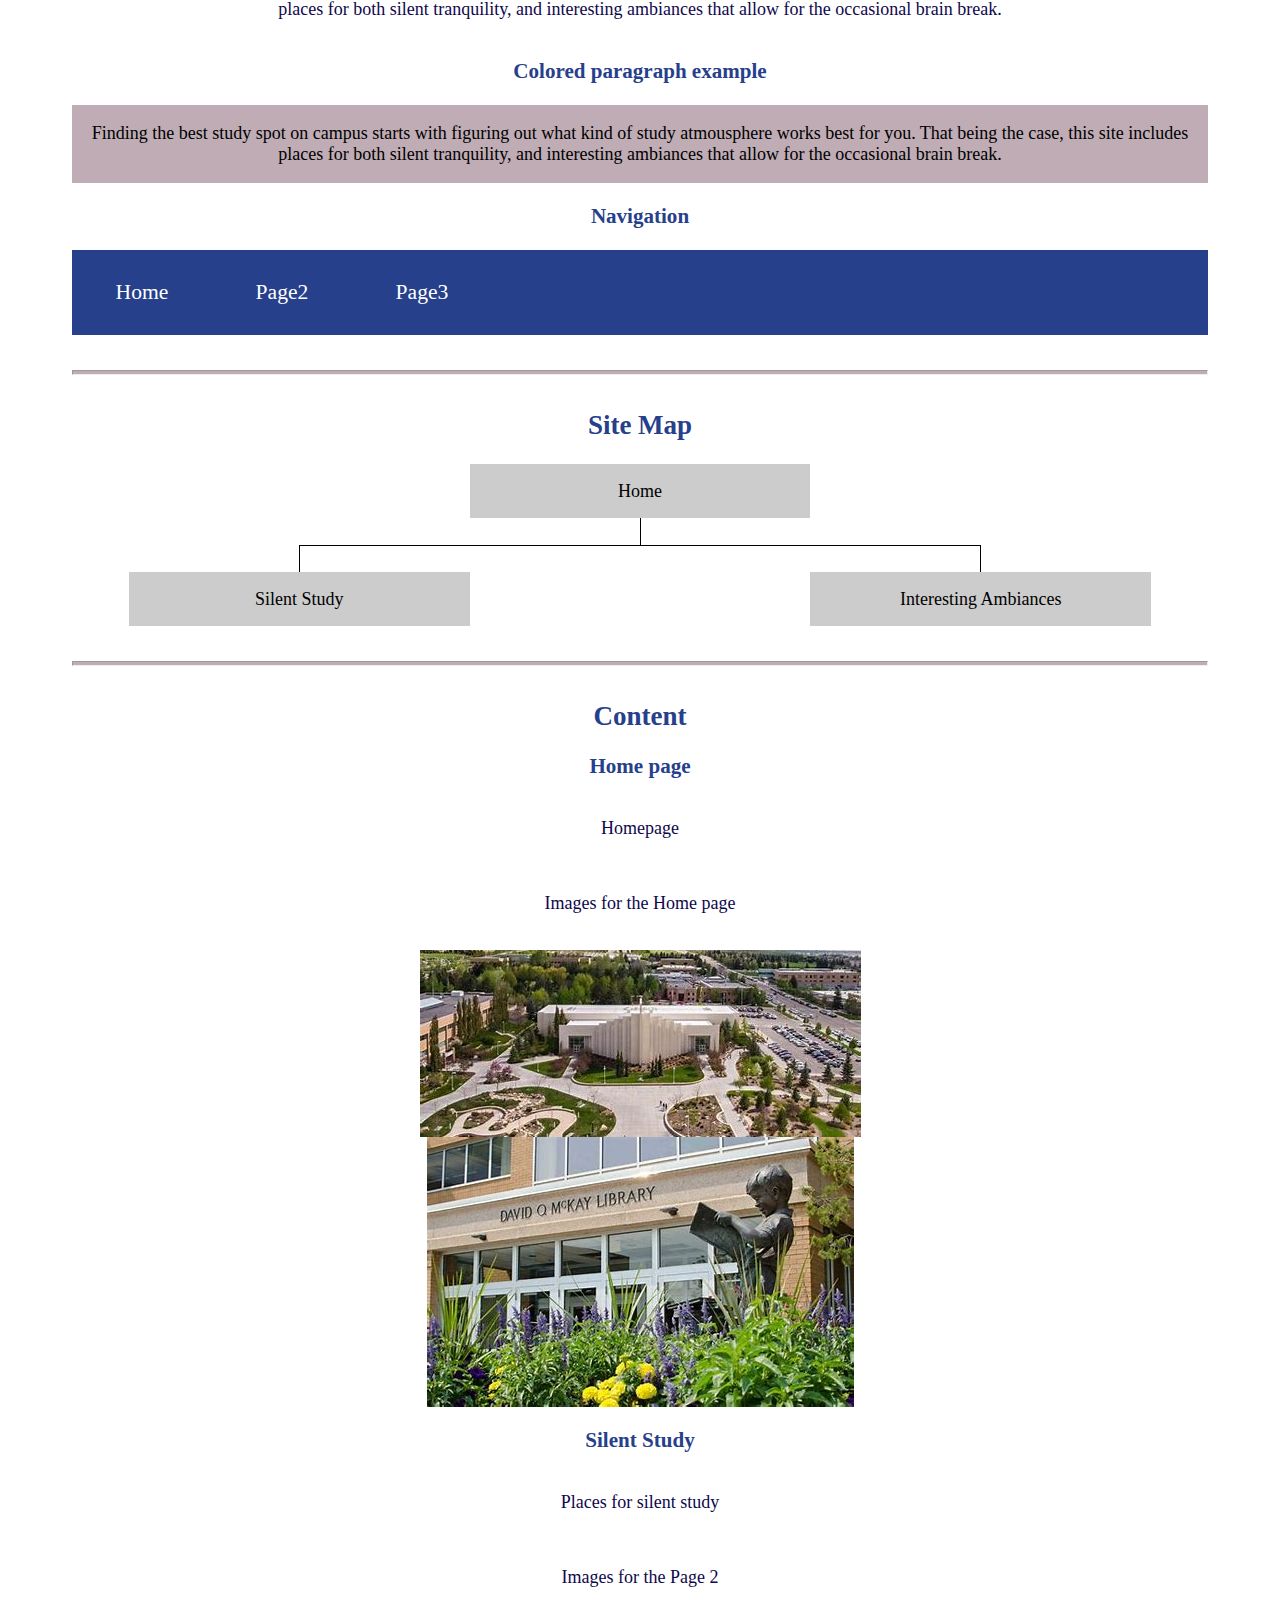
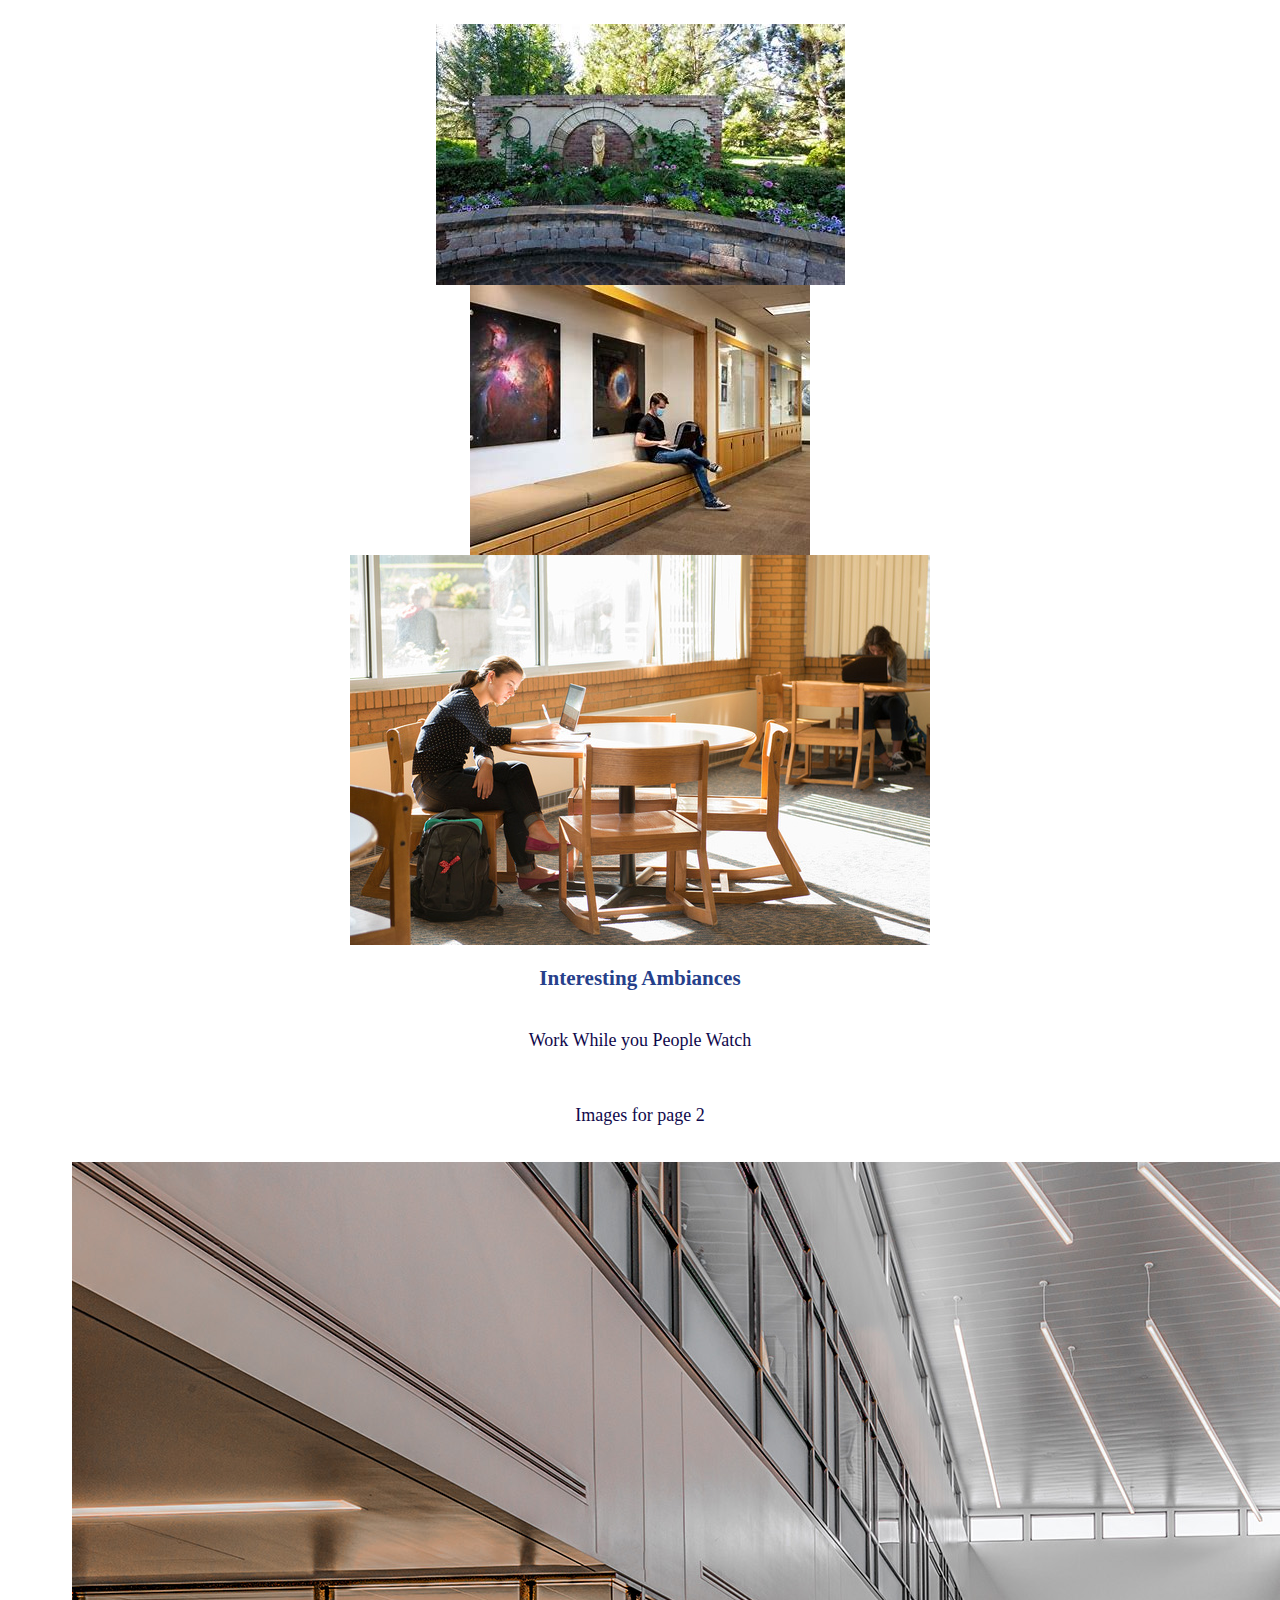
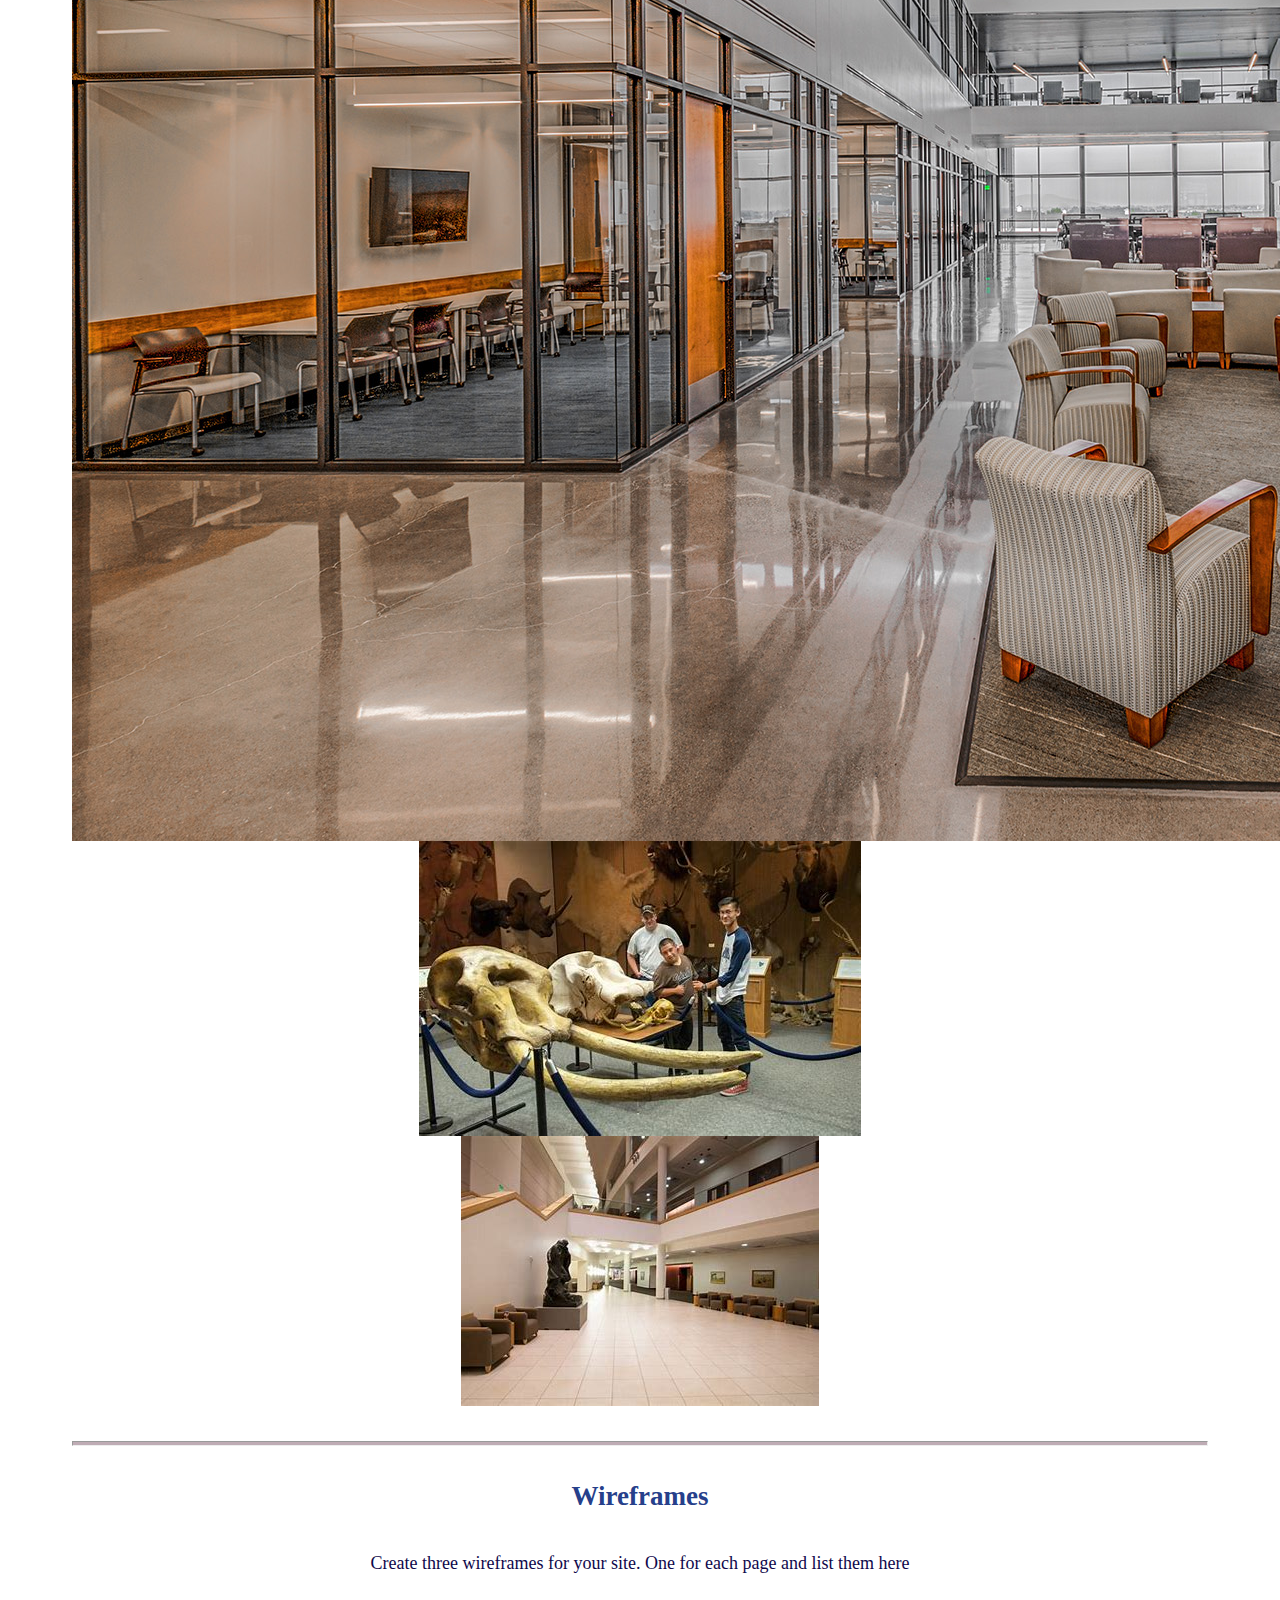
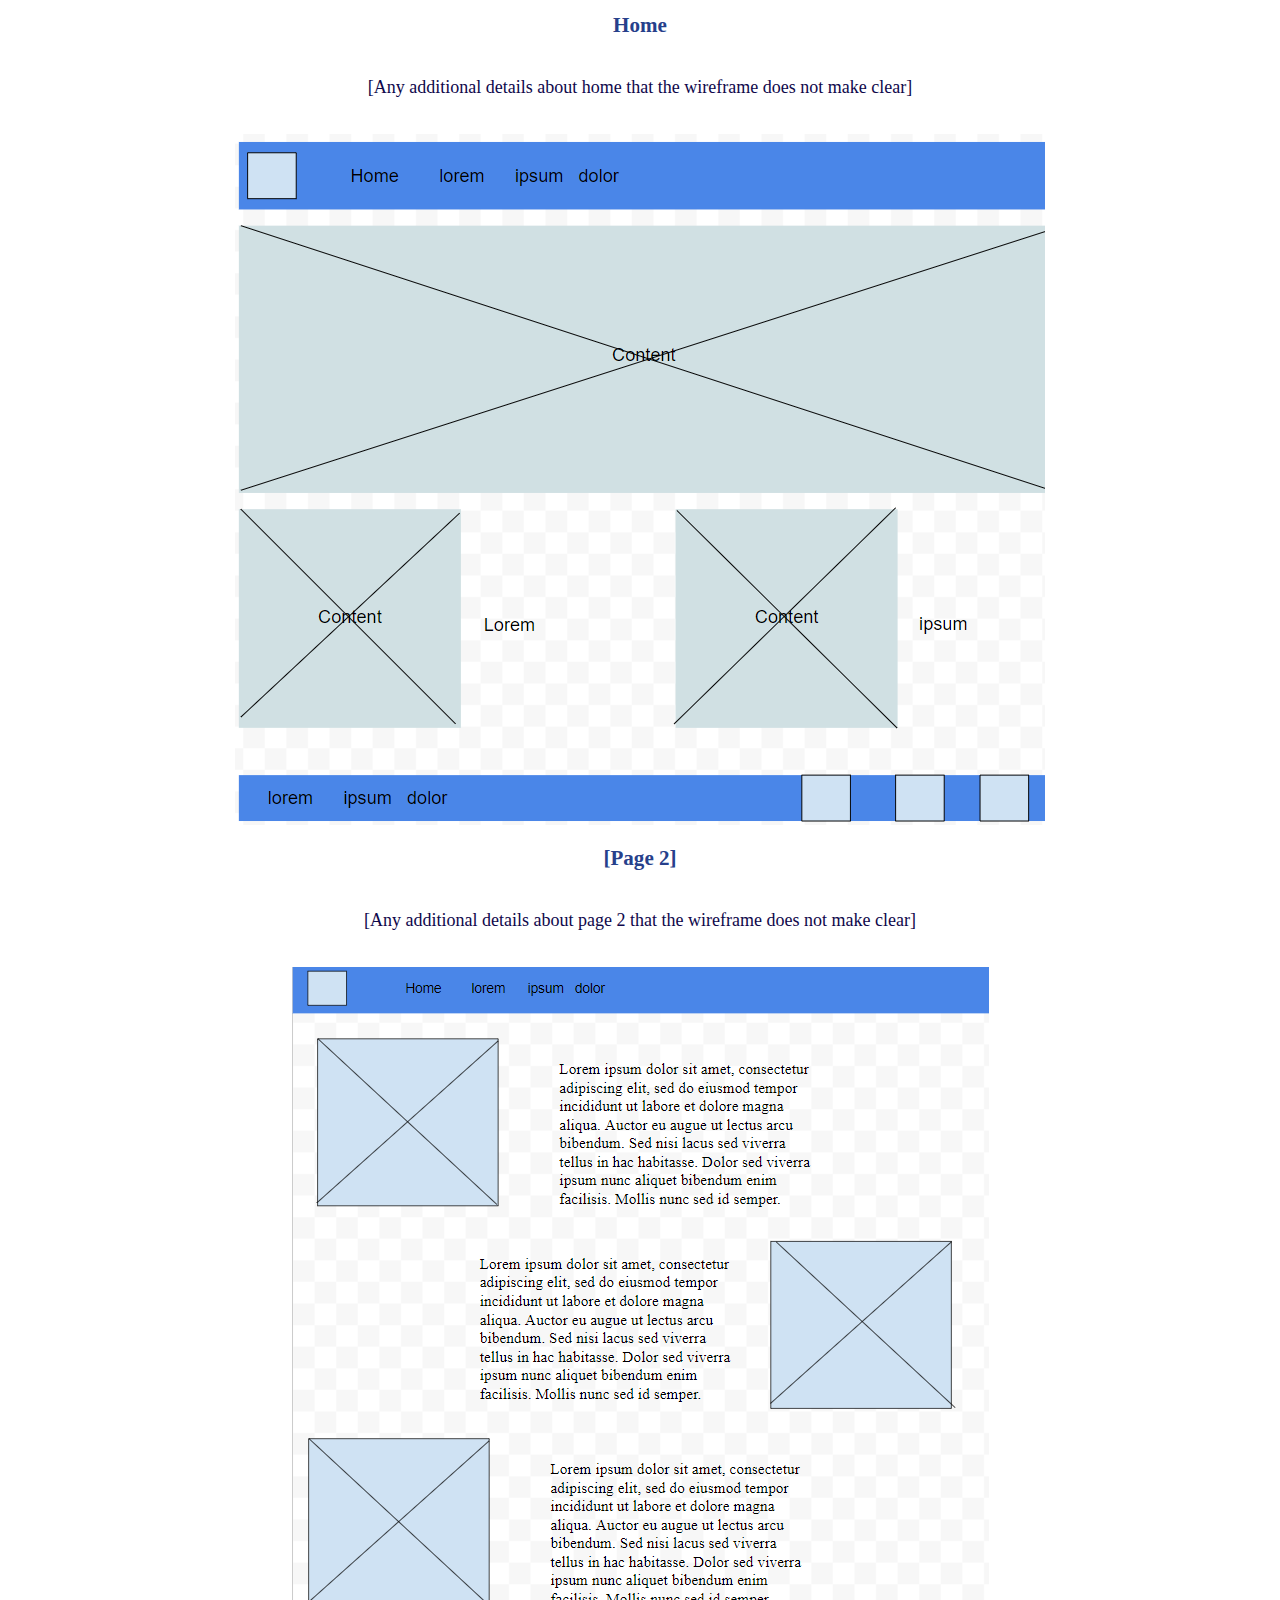
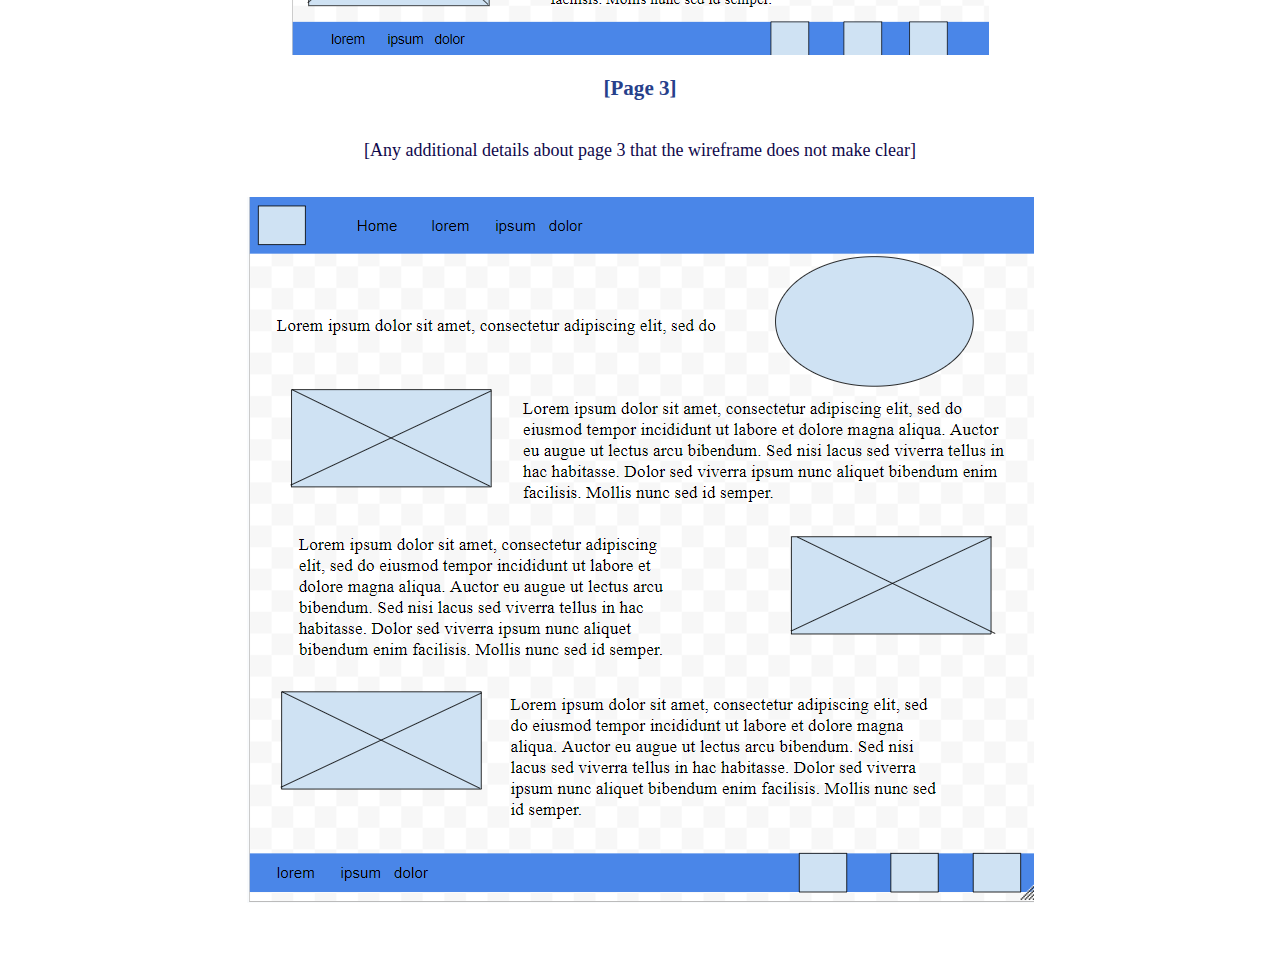
<file: wwr/byui-study-spots/site-plan.html>
<!DOCTYPE html>
<html lang="en-us">
    
  <head>
    <meta charset="utf-8">
    <title>Site Plan</title>
    <link type="text/css" rel="stylesheet" href="/style/site-plan.css">
  </head>

  <body>
    <header>
      <h1>I-Study Buddy Plan</h1>
      <h2>Aliyah Cobb</h2>
      <h2>WDD 130-08</h2>
      <!-- In the header above, add the name or your site, your name and class number. For example if you are in section 3 you would put WDD 130.03 -->
    </header>
    <main>

      <!-- ------------------------Steps 2-3------------------------------ -->
      <hr>
      <h2>Overview</h2>
      <h3>Purpose</h3>
      <p>Finding a study spot can be hard, but this website has all the information you need to find the perfect spot on campus for your needs. Whether you prefer silent libraries with minimal distractions, or lively ambiances with space for the occasional brain break, this site will help you find the perfect place on campus to sit down and get focused, even some of BYU-Idaho's most hidden treasures.
    </p>  <!-- change this -->


      <h3>Audience</h3>
      <p>BYU-Idaho Students looking for Study Spots</p>  <!-- change this -->

      <hr>
      <h2>Branding</h2>
      <h3>Website Logo</h3>
      <!-- Replace this with some sort of logo for your site.  A logo can be as simple as the name of your site in a nice font :) -->
      <img src="/wwr/images/personallogo.png" alt="Logo image">
      <hr>
      <h2>
        Style Guide
      </h2>

      <!-- ------------------------Steps 4-8------------------------------ -->

      <h3>
        Color Palette
      </h3>
      <!--  The colors you choose for a website are one of the most important decisions you will make. Follow the instructions on the activity in iLearn. You should have at least 2 colors but do not have to fill in all 4 if you do not need them.  -->

      <table class="colors">
        <tr><th>Navy Blue</th><th>Dark Blue</th><th>Dusty Rose</th><th>White</th></tr>
        <!-- Switch to the site-plan.css file and change your colors there. -->
        <tr><td class="primary"></td><td class="secondary"></td><td class="accent1"></td><td class="accent2"></td></tr>
      </table>

      <!-- ------------------------Step 9------------------------------ -->

      <h3>
        Typography
      </h3>
      <!-- Choose a font for your paragraphs (body copy) and headlines. What font(s) have you chosen? Why did you choose what you did?  Make sure to review the list of web safe fonts at W3Schools.org as a starting point.  Think also about which of your colors above you might use for background and font colors. -->

      <h4>
        Heading Font: Cambria  <!-- change this -->
      </h4>
      <h4>
        Paragraph Font: Times New Roman  <!-- change this -->
      </h4>
      <h3>
        Normal paragraph example
      </h3>
      <p>
        Finding the best study spot on campus starts with figuring out what kind of study atmousphere works best for you. That being the case, this site includes places for both silent tranquility, and interesting ambiances that allow for the occasional brain break.
      </p>
      <h3>
        Colored paragraph example
      </h3>
      <p class="colored">
        Finding the best study spot on campus starts with figuring out what kind of study atmousphere works best for you. That being the case, this site includes places for both silent tranquility, and interesting ambiances that allow for the occasional brain break. 
      </p>

      <!-- ------------------------Step 10------------------------------ -->

      <h3>
        Navigation
      </h3>
      <!-- Think about how you want your navigation bar to look. In the site-plan.css file change the colors to your colors to get the look you desire. --> 
      <nav>
        <a href="#">Home</a>
        <a href="#">Page2</a>
        <a href="#">Page3</a>
      </nav>
      <hr>
      <h2>
        Site Map
      </h2>
      <div class="sitemap">
        <div class="sm-home">
          Home
        </div>
        <div class="sm-page2">
          Silent Study <!-- change this -->
        </div>
        <div class="sm-page3">
          Interesting Ambiances  <!-- change this -->
        </div>

        <div class="top">
          &nbsp;
        </div>
        <div class="left">
          &nbsp;
        </div>
        <div class="right">
          &nbsp;
        </div>

      </div>

      <!-- --------Content Section -------------- -->
      <hr>
      <h2>
        Content
      </h2>
      <h3>Home page</h3>
      <p>
        Homepage 
      </p>
      <p>Images for the Home page</p>
        <img src="/wwr/images/personal hero image.jpg" alt="image for homepage">
        <img src="/wwr/images/library.jpg" alt="David o McKay Library">

      </ul>
      <h3>Silent Study</h3>
      <p>
        Places for silent study 
      </p>
      <p>Images for the Page 2</p>
        <img src="/wwr/images/garden.jpg" alt="image for page3">
        <img src="/wwr/images/Romney.jpg" alt="Romney Images">
        <img src="/wwr/images/library top floor.jpg" alt="Library Top floor">

      </ul>
      <h3>Interesting Ambiances</h3>
      <p>
        Work While you People Watch
      </p>
      <p>Images for page 2</p>
        <img src="/wwr/images/STC study.jpg" alt="image for page">
        <img src="/wwr/images/Life science museum.jpg" alt="">
        <img src="/wwr/images/Icenter.jpg" alt="">

      </ul>
      <hr>
      <h2>
        Wireframes
      </h2>
      <p>
        Create three wireframes for your site. One for each page and list them here</p>

      <h3>Home</h3>
      <p>         
        [Any additional details about home that the wireframe does not make clear]
      </p>
      <img src="/wwr/images/Homepage Wireframe (2).png" alt="home page wireframe">

      <h3>[Page 2]</h3>
      <p>         
        [Any additional details about page 2 that the wireframe does not make clear]
      </p>
      <img src="/wwr/images/Page 2 Wireframe.png" alt="page 2 wireframe">

      <h3>[Page 3]</h3>
      <p>         
        [Any additional details about page 3 that the wireframe does not make clear]
      </p>
      <img src="/wwr/images/Page 3 Wireframe.png" alt="page 3 wireframe">
    </main>
  </body>

</html>
</file>
<file: personalfolder/byu.css>
@import url('https://fonts.googleapis.com/css2?family=IM+Fell+French+Canon&family=Lato:ital,wght@0,400;0,700;1,400&display=swap');





#content {

  max-width: 1600px;

  margin: 0 auto;

  width: 100%;

}




nav a {

  text-align: center;

  padding: 35px;

}

#hero-msg h1, #hero-msg h4 {

  text-align: center;

  color: #0F084B;

}

.button-box{

  text-align: center;

}

main section {

  text-align: center;

}




body {

  background-color: #78C0E0;

  margin: 0;

  padding: 0;

  font-size: 22px;




}

header {

  background-color:#0F084B;

  width: 100%;

  display: grid;

  grid-template-columns: 150px auto;

  align-items: center;

}

nav a:hover {

  background-color: #0F084B;

  color: rgb(251, 251, 252);

}

nav a {

  color: #5BC0EB;

  text-decoration: none;

  padding: 35px;

  text-align: center;

}

.book, .join {

  background-color: #26408B ;

  color: white;

  font-size: 18px;

  text-decoration: none;

  padding: 15px 30px;

  margin-top: 50px;

  border-radius: 5px;

}




.book:hover, .join:hover {

  background-color: white;

  color: black;

}




#background {

  background-color: #D5F9DE;

  height: 725px;

}




.msg {

  background-color: #BFACB5;

  padding: 35px;

  grid-column: 6/10;

  grid-row: 6/7;

  box-shadow: 5px 5px 10px #6f7364;

}

footer {

  background-color: #BFACB5;

  padding: 25px 50px;

  margin-top: 200px; 

  display: flex;

  justify-content: space-around;

  align-items: center;

}

.home-title, h4 {

  color: black;

  font-family: 'Smooch', cursive;

  font-size: 2em;

  margin-top: 10px;

  letter-spacing: 2px;

  /* font-family: 'Josefin Sans', sans-serif; */

}




.msg h2, p {

  color: black;

}

footer h3{

  color: black;

}

footer a {

  color: black;

  text-decoration: none

}

footer a:hover {

  color: white;

}




.logo, .icon {

  width: 80px;

}

#hero-img {

  width: 100%;

  padding: 0;

  margin: 0;

}




h2 {

  margin: 0;

  padding: 0;

}




#logo_link {

  padding-top: 5px;

  justify-self: center;

  align-self: center;

  z-index: 1;

}

.icon {

  padding-top: 10px;

}




.msg p {

  padding-bottom: 15px;

}






footer .social img   {

  padding-top: 15px;

}




.silent-card, .ambiance-card, .rapids-card {

  margin: 200px 0;

}  

.silent-card, .ambiance-card, .rapids-card { 

  margin: 50px auto;

  width: 200%;

}






main section img {

  box-sizing: border-box;

  margin-left: 20px;




}




nav {

  display: flex;

  justify-content: space-around;

  z-index: 1;

}




#hero {

  display: grid;

  grid-template-columns: 1fr 3fr 1fr;

  margin-top: -100px;

}




#hero-box {

  grid-column: 1/4;

  grid-row: 1/3;

}




#hero-msg {

  grid-column: 2/3;

  grid-row: 1/2;

  margin-top: 100px;

}




.home-grid {
    display: grid;
    grid-template-columns: 1fr 1fr 1fr; /* Modified to 3 columns */
    gap: 20px;
    padding: 20px;
}




.card-img, .mountains {

  width: 100%;

}




.silent-card {

  grid-column: 3;

  grid-row: 2/3;

}




.ambiance-card {
    grid-column: 3;
    grid-row: 3/3;
}




.rapids-card {

  grid-column: 8/10;

  grid-row: 2/3;

}




#background {

  grid-column: 1/11;

  grid-row: 4/9;

}




.library {

  width: 100%;

  grid-column: 2/7;

  grid-row: 5/8;

  box-shadow: 5px 5px 10px #6f7364;

}




.msg {

  grid-column: 6/10;

  grid-row: 6/7;

}




.card-img:hover {

  opacity: .6;

  transform: scale(1.1);

}

.card-img {

  border: solid black 10px;

  

  transition: transform .6s;

  box-shadow: 5px 5px 10px #6f7364;

}

.faq {
  width: 650%;
  padding: 20px;
  box-sizing: border-box;
  text-align: center;
}

.faq h2 {
  text-align: center;
  margin-bottom: 20px;
  color: gold;
}

.faq-item {
  margin-bottom: 15px;
}

.faq-item h3 {
  width: 100%;
  background-color: #465362;
  padding: 10px;
  margin: 0;
  box-sizing: border-box;
}

.faq-item p {
  width: 100%;
  padding: 10px;
  margin: 0;
  box-sizing: border-box;
  border-top: 1px solid #ccc;
}

.home-grid {
    display: grid;
    grid-template-columns: repeat(3, 1fr);
    gap: 20px;
}

.silent-card, .ambiance-card {
    display: flex;
    align-items: center;
    margin-right: 20px
}

.card-img {
    width: 100px; /* Adjust as needed */
    height: auto;
    margin-right: 20px; /* Space between image and text */
}

.card-content {
    display: flex;
    flex-direction: column;
    margin-right: 20px
}

/* Ensuring the ambiance-card is aligned to the right */
.ambiance-card {
    grid-column: 3 / 4; /* Moves this card to the far right */
}




@media screen and (max-width: 900px) {

  #hero, .home-grid {

      display: block;

      height: auto;

  }

  nav, footer {

      flex-direction: column;

  }

  nav a {

      display: block;

      padding: 15px;

  }

  #hero {

      margin-top: 0;

  }

  #hero-msg {

      margin-top: 0;

  }

  #hero-msg h4 {

      display: none;

  }

  .home-title {

      font-size: 25px;

      color: #6f7364;

  }

  




  #background {

      display: none;

  }

  .mountains, .msg {

      width: 80%;

      display: block;

      margin: 0 auto;

  }

  footer {

      margin-top: 25px;

  }

}
</file>
<file: wwr/style/styles.css>
@import url('https://fonts.googleapis.com/css2?family=IM+Fell+French+Canon&family=Lato:ital,wght@0,400;0,700;1,400&display=swap');





#content {

  max-width: 1600px;

  margin: 0 auto;

  width: 100%;

}




nav a {

  text-align: center;

  padding: 35px;

}

#hero-msg h1, #hero-msg h4 {

  text-align: center;

  color: white;

}

.button-box{

  text-align: center;

}

main section {

  text-align: center;

}




body {

  background-color: #465362;

  margin: 0;

  padding: 0;

  font-size: 22px;




}

header {

  background-color: darkgrey;

  width: 100%;

  display: grid;

  grid-template-columns: 150px auto;

  align-items: center;

}

nav a:hover {

  background-color: #F18805;

  color: rgb(251, 251, 252);

}

nav a {

  color: gold;

  text-decoration: none;

  padding: 35px;

  text-align: center;

}

.book, .join {

  background-color: #73A580 ;

  color: white;

  font-size: 18px;

  text-decoration: none;

  padding: 15px 30px;

  margin-top: 50px;

  border-radius: 5px;

}




.book:hover, .join:hover {

  background-color: #5BC0EB;

  color: black;

}




#background {

  background-color: #D5F9DE;

  height: 725px;

}




.msg {

  background-color: #6f7364;

  padding: 35px;

  grid-column: 6/10;

  grid-row: 6/7;

  box-shadow: 5px 5px 10px #6f7364;

}

footer {

  background-color: #465362;

  padding: 25px 50px;

  margin-top: 200px; 

  display: flex;

  justify-content: space-around;

  align-items: center;

}

.home-title, h4 {

  color: black;

  font-family: 'Smooch', cursive;

  font-size: 2em;

  margin-top: 10px;

  letter-spacing: 2px;

  /* font-family: 'Josefin Sans', sans-serif; */

}




.msg h2, p {

  color: black;

}

footer h3{

  color: black;

}

footer a {

  color: gold;

  text-decoration: none

}

footer a:hover {

  color: white;

}




.logo, .icon {

  width: 80px;

}

#hero-img {

  width: 100%;

  padding: 0;

  margin: 0;

}




h2 {

  margin: 0;

  padding: 0;

}




#logo_link {

  padding-top: 5px;

  justify-self: center;

  align-self: center;

  z-index: 1;

}

.icon {

  padding-top: 10px;

}




.msg p {

  padding-bottom: 15px;

}






footer .social img   {

  padding-top: 15px;

}




.rivers-card, .camping-card, .rapids-card {

  margin: 200px 0;

}  

.rivers-card, .camping-card, .rapids-card { 

  margin: 50px auto;

  width: 60%;

}






main section img {

  box-sizing: border-box;

  margin-left: 20px;




}




nav {

  display: flex;

  justify-content: space-around;

  z-index: 1;

}




#hero {

  display: grid;

  grid-template-columns: 1fr 3fr 1fr;

  margin-top: -100px;

}




#hero-box {

  grid-column: 1/4;

  grid-row: 1/3;

}




#hero-msg {

  grid-column: 2/3;

  grid-row: 1/2;

  margin-top: 100px;

}




.home-grid {

  display: grid;

  grid-template-columns: repeat(10, 1fr);

}




.card-img, .mountains {

  width: 100%;

}




.rivers-card {

  grid-column: 2/4;

  grid-row: 2/3;

}




.camping-card {

  grid-column: 5/7;

  grid-row: 2/3;

}




.rapids-card {

  grid-column: 8/10;

  grid-row: 2/3;

}




#background {

  grid-column: 1/11;

  grid-row: 4/9;

}




.mountains {

  width: 100%;

  grid-column: 2/7;

  grid-row: 5/8;

  box-shadow: 5px 5px 10px #6f7364;

}




.msg {

  grid-column: 6/10;

  grid-row: 6/7;

}




.card-img:hover {

  opacity: .6;

  transform: scale(1.1);

}

.card-img {

  border: solid black 10px;

  

  transition: transform .6s;

  box-shadow: 5px 5px 10px #6f7364;

}

.faq {
  width: 650%;
  padding: 20px;
  box-sizing: border-box;
  text-align: center;
}

.faq h2 {
  text-align: center;
  margin-bottom: 20px;
  color: gold;
}

.faq-item {
  margin-bottom: 15px;
}

.faq-item h3 {
  width: 100%;
  background-color: #465362;
  padding: 10px;
  margin: 0;
  box-sizing: border-box;
}

.faq-item p {
  width: 100%;
  padding: 10px;
  margin: 0;
  box-sizing: border-box;
  border-top: 1px solid #ccc;
}




@media screen and (max-width: 900px) {

  #hero, .home-grid {

      display: block;

      height: auto;

  }

  nav, footer {

      flex-direction: column;

  }

  nav a {

      display: block;

      padding: 15px;

  }

  #hero {

      margin-top: 0;

  }

  #hero-msg {

      margin-top: 0;

  }

  #hero-msg h4 {

      display: none;

  }

  .home-title {

      font-size: 25px;

      color: #6f7364;

  }

  




  #background {

      display: none;

  }

  .mountains, .msg {

      width: 80%;

      display: block;

      margin: 0 auto;

  }

  footer {

      margin-top: 25px;

  }

}
</file>
<file: style/site-plan.css>
/* if you are using any Google fonts change the font names below to your fonts. 
Any spaces in your font name should be replaced with a +. 
Fonts are separated by a | */
@import url('https://fonts.googleapis.com/css?family=IM+Fell+French+Canon+SC|Lato');

:root {
  /* change the values below to your colors from your palette */
  --primary-color: #0F084B   ;
  --secondary-color: #26408B ;
  --accent1-color: #BFACB5;
  --accent2-color: #FFFFFF;

  /* change the values below to your chosen font(s) */
  --heading-font: Cambria, Cochin, Georgia;
  --paragraph-font: Times, 'Times New Roman', serif;

  /* these colors below should be chosen from among your palette colors above */
  --headline-color-on-white: #26408B;  /* headlines on a white background */ 
  --headline-color-on-color: white; /* headlines on a colored background */ 
  --paragraph-color-on-white: #0F084B; /* paragraph text on a white background */ 
  --paragraph-color-on-color: FFFFFF; /* paragraph text on a colored background */ 
  --paragraph-background-color: #BFACB5  ;
  --nav-link-color: #FFFFFF;
  --nav-background-color: #26408B;
  --nav-hover-link-color: white;
  --nav-hover-background-color: #0F084B;
}


/*  Look around below...but DON'T CHANGE ANYTHING! */

body {
  max-width: 1200px;
  margin: 0 auto;
  padding: 4em;
  font-size: 18px;
  text-align: center;
}
img {
  display: block;
  margin: 0 auto;
}
h1, h2, h3, h4, h5, h6 {
  font-family: var(--heading-font);
  color: var(--headline-color-on-white);
}
h2 {
  text-align: center;
}
hr {
  height: 3px;
  margin: 35px 0;
  background: var(--accent1-color);
}
header {
  padding: 1em;
  text-align: center;
  color: var(--headline-color-on-color);
  background-color: var(--paragraph-background-color);
}
header > h1, header > h2 {
  color: var(--headline-color-on-color);
}

p {
  font-family: var(--paragraph-font);
  color: var(--paragraph-color-on-white);
  padding: 1em;
}
.colors {
  width: 100%;
  min-width: 350px;
  margin: 30px auto;
  text-align: center;
}
.colors th {
  background-color: #999;
}
.colors td{
  width: 25%;
  height: 3em;
}

.primary {
  background-color: var(--primary-color);
}
.secondary {
  background-color: var(--secondary-color);
}
.accent1 {
  background-color: var(--accent1-color);
}
.accent2{
  background-color: var(--accent2-color);
}

p.colored {
  background-color: var(--paragraph-background-color);
  color: var(--paragraph-color-on-color);
}

nav {
  background-color: var(--nav-background-color);
  line-height: 3em;
  text-align: center;
  font-size: 1.2em;
}
nav  {
  list-style-type: none;
  display: flex;

}
nav a {
  padding:1em;
  min-width: 120px;
  text-decoration: none;
  padding: 10px;

}
nav a:link, nav a:visited {
  color: var(--nav-link-color);
}
nav a:hover {
  color: var(--nav-hover-link-color);
  background-color: var(--nav-hover-background-color);
}

.sitemap {
  display: grid;
  justify-content: center;

  grid-template-columns: repeat(6, 15%);
  grid-template-rows: 3em 1.5em 1.5em 3em;
  grid-template-areas: ". . home home . ."
    ". . . top . ."
    ". left left right right ."
    "page2 page2 . . page3 page3";
}
.sitemap > div {

  text-align: center;

}
.sm-home {
  grid-area: home;
  background-color: #ccc;
  line-height: 3em;
}
.sm-page2 {
  grid-area: page2;
  background-color: #ccc;
  line-height: 3em;
}
.sm-page3 {
  grid-area: page3;
  background-color: #ccc;
  line-height: 3em;
}

.top {
  grid-area: top;
  border-left: 1px solid;
}

.left {
  grid-area: left;
  border-top: 1px solid;
  border-left: 1px solid;
}

.right {
  grid-area: right;
  border-top: 1px solid;
  border-right: 1px solid;
}
</file>
